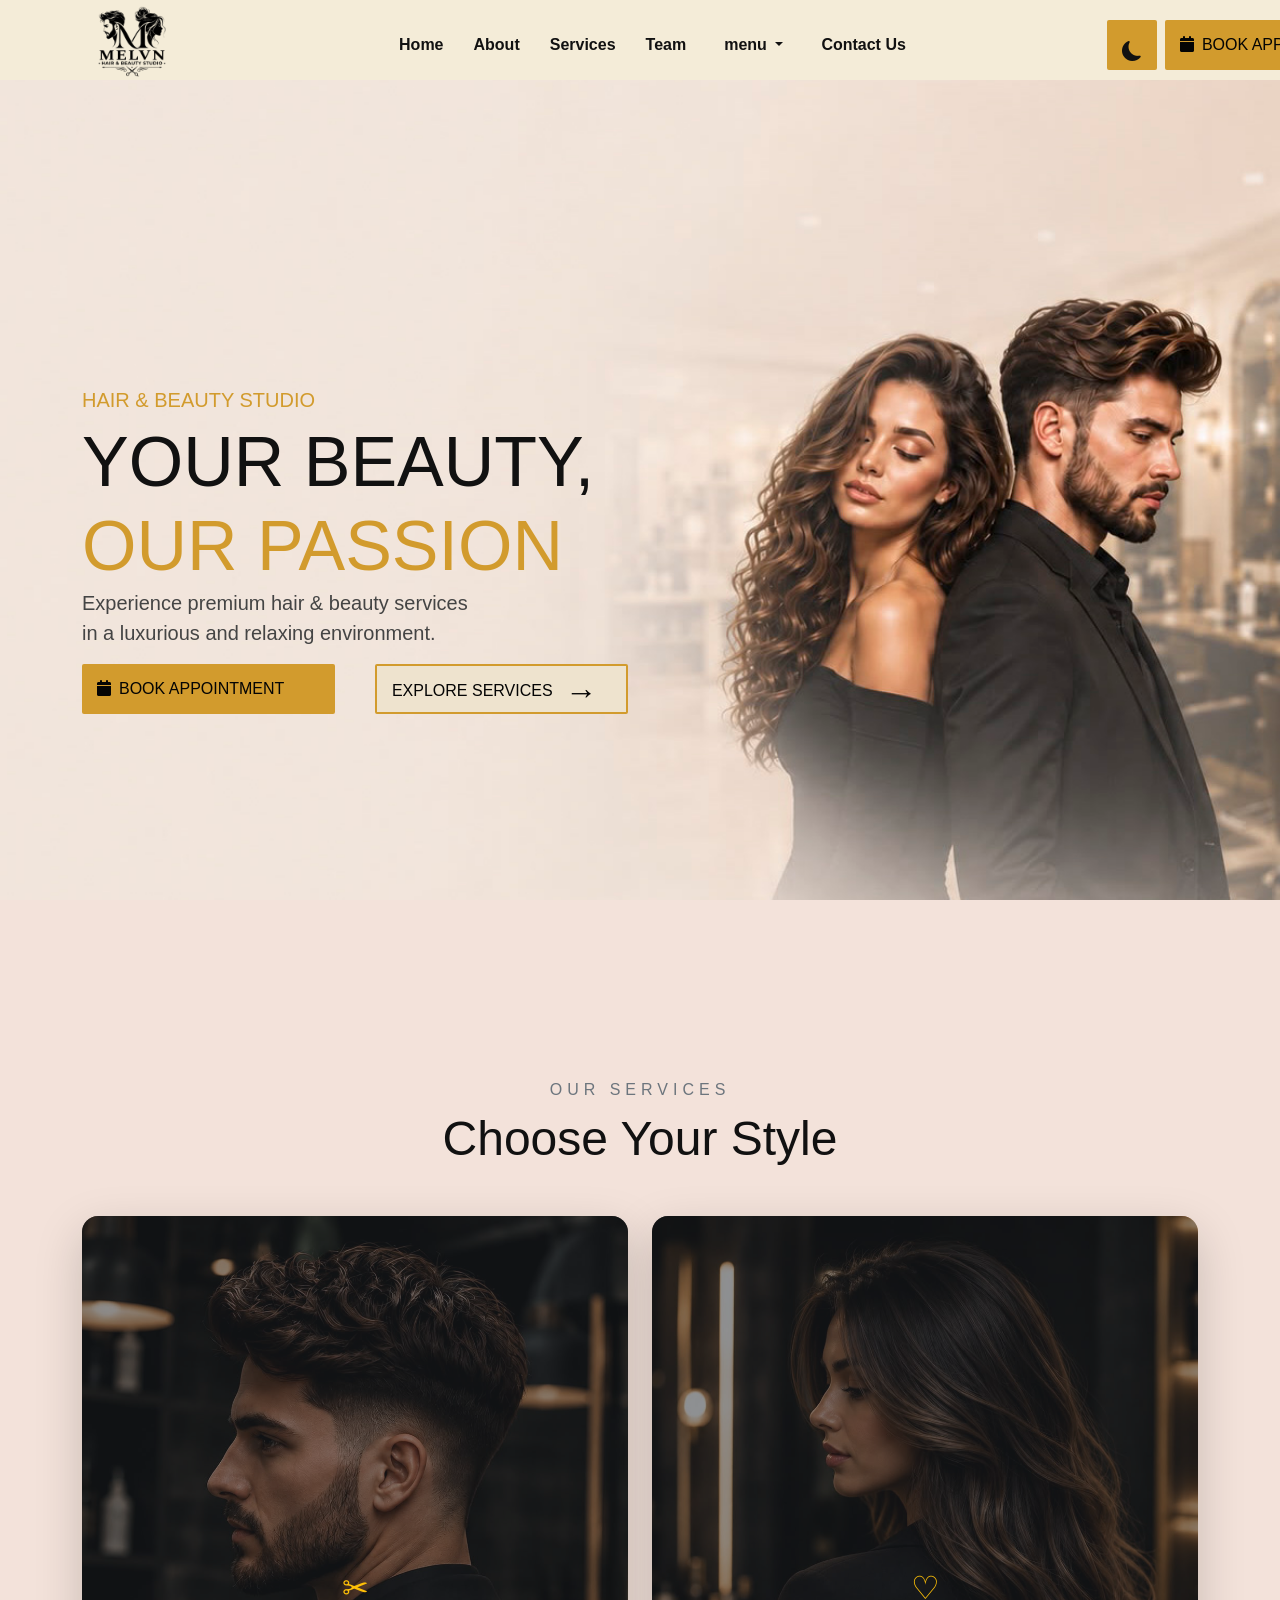
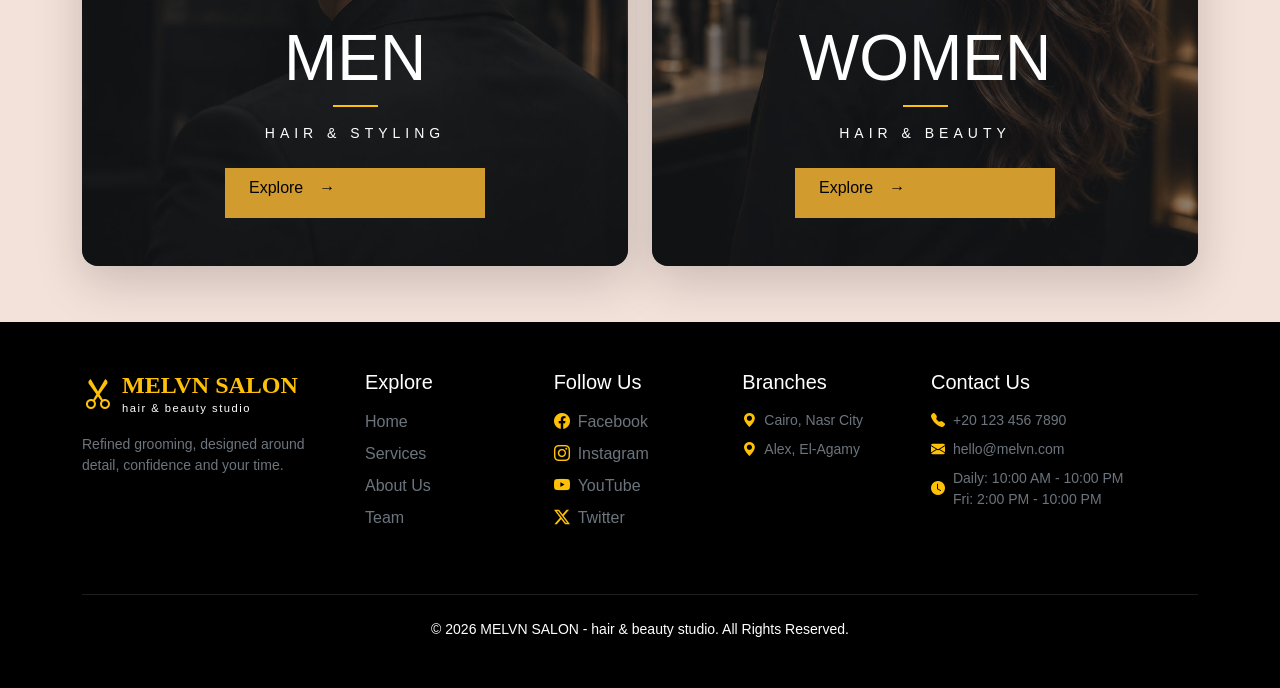
<file: index.html>
<!DOCTYPE html>
<html lang="en">

<head>
    <meta charset="UTF-8">
    <meta name="viewport" content="width=device-width, initial-scale=1.0">

    <title>MELVN SALON</title>
    <link href="https://cdn.jsdelivr.net/npm/bootstrap@5.3.8/dist/css/bootstrap.min.css" rel="stylesheet"
        integrity="sha384-sRIl4kxILFvY47J16cr9ZwB07vP4J8+LH7qKQnuqkuIAvNWLzeN8tE5YBujZqJLB" crossorigin="anonymous">
    <link rel="stylesheet" href="https://cdnjs.cloudflare.com/ajax/libs/font-awesome/6.5.2/css/all.min.css">
    <link rel="stylesheet" href="css/Home.css">
    <link rel="stylesheet" href="https://cdn.jsdelivr.net/npm/bootstrap-icons@1.11.3/font/bootstrap-icons.min.css">
    <link rel="stylesheet" href="css/dark-mod.css">
</head>

<body>

<!-- start navbar -->
    <nav class="navbar navbar-expand-lg ">
        <div class="container">
            <img src="./photo/logo.png" alt="Logo" width="170px" height="110px" class="image-Logo navbar-brand">
            <button class="navbar-toggler" type="button" data-bs-toggle="collapse"
                data-bs-target="#navbarSupportedContent" aria-controls="navbarSupportedContent" aria-expanded="false"
                aria-label="Toggle navigation">
                <span class="navbar-toggler-icon"></span>
            </button>
            <div class="center-nav collapse navbar-collapse" id="navbarSupportedContent">
                <ul class=" nav-links navbar-nav mx-auto mb-2 mb-lg-0">
                    <li class="nav-item">
                        <a href="./index.html">Home</a>
                    </li>
                    <li>
                        <a href="./About Us.html">About</a>
                    </li>
                    <li>
                        <a href="#services">Services</a>
                    </li>
                    <li>
                        <a href="./Teamv.html">Team</a>
                    </li>
                    <li class="nav-item dropdown">
                        <a class="nav-link dropdown-toggle" href="#" role="button" data-bs-toggle="dropdown"
                            aria-expanded="false">
                            menu
                        </a>
                        <ul class="dropdown-menu">
                            <li><a class="dropdown-item" href="./men.html">Men</a></li>
                            <li><a class="dropdown-item" href="./female.html">Women</a></li>
                        </ul>
                    </li>
                    <li>
                        <a href="./contact-us.html">Contact Us</a>
                    </li>
                </ul>

                <div class="right-nav text-center d-flex align-items-center gap-2">

                    <button id="themeButton" class="btn btn-outline-dark border-0" type="button"
                        aria-label="Toggle dark mode">

                        <i id="themeIcon" class="bi bi-moon-fill">
                        </i>

                    </button>

                    <a href="./book.html" class="btn">
                        <i class="fa-solid fa-calendar me-2"></i>
                        BOOK APPOINTMENT
                    </a>

                </div>
            </div>


        </div>
    </nav>
    <!-- end navbar -->


    <!-- start Home page -->
    <section id="hero" class="container py-5 my-2 hero min-vh-100">

        <div class="row align-items-center">

            <div class="col-12 col-md-8 col-lg-6">

                <div class="hero-left w-100">
                    <h6 id="hero-left-h" class="home2">HAIR & BEAUTY STUDIO</h6>
                    <h1 class="home1">YOUR BEAUTY,</h1>
                    <h1 class="home3">OUR PASSION</h1>
                    <p class="home4">Experience premium hair & beauty services </br> in a luxurious and relaxing
                        environment. </p>

                    <div class="btn-container">
                        <a href="./book.html" class="btn">
                            <i class="fa-solid fa-calendar me-2 "></i>
                            BOOK APPOINTMENT
                        </a>
                        <a href="./index.html#services" class="btn-service">
                            <i></i>
                            EXPLORE SERVICES <span class="arrow">&rarr;</span>
                        </a>
                    </div>
                </div>

            </div>
        </div>

    </section>
    <!--end Home page  -->

    <!-- start services -->
    <section id="services" class="d-flex align-items-center py-5 min-vh-100">
        <div class="container">
            <div class="text-center mb-5">

                <p class="text-uppercase text-secondary mb-2" style="letter-spacing: 5px;">
                    Our Services
                </p>

                <h1 class="display-5 fw-normal">
                    Choose Your Style
                </h1>

            </div>
            <div class="row g-4 justify-content-center">
                <div class="col-12 col-md-6">
                    <div class="position-relative overflow-hidden rounded-4 shadow-lg" style="
                            height: 650px;
                            background-image:
                            url('./photo/men.jpeg');
                            background-size: cover;
                            background-position: center;
                        ">
                        <div class="position-absolute top-0 start-0 w-100 h-100 bg-dark opacity-50">
                        </div>
                        <div class="position-absolute bottom-0 start-0 w-100 text-center text-white p-4 p-md-5">

                            <div class="fs-2 text-warning mb-2">
                                ✂
                            </div>

                            <h2 class="display-3 fw-normal">
                                MEN
                            </h2>

                            <div class="mx-auto bg-warning mb-3" style="width: 45px; height: 2px;">
                            </div>

                            <p class="text-uppercase small mb-4" style="letter-spacing: 5px;">
                                Hair & Styling
                            </p>

                            <a href="./men.html" class="btn btn-outline-warning px-4 py-2 rounded-0">
                                Explore
                                <span class="ms-3">→</span>
                            </a>

                        </div>

                    </div>

                </div>
                <div class="col-12 col-md-6">

                    <div class="position-relative overflow-hidden rounded-4 shadow-lg" style="
                            height: 650px;
                            background-image:
                            url('./photo/women.jpeg');
                            background-size: cover;
                            background-position: center;
                        ">
                        <div class="position-absolute top-0 start-0 w-100 h-100 bg-dark opacity-50">
                        </div>
                        <div class="position-absolute bottom-0 start-0 w-100 text-center text-white p-4 p-md-5">

                            <div class="fs-2 text-warning mb-2">
                                ♡
                            </div>

                            <h2 class="display-3 fw-normal">
                                WOMEN
                            </h2>

                            <div class="mx-auto bg-warning mb-3" style="width: 45px; height: 2px;">
                            </div>

                            <p class="text-uppercase small mb-4" style="letter-spacing: 5px;">
                                Hair & Beauty
                            </p>

                            <a href="./female.html" class="btn btn-outline-warning px-4 py-2 rounded-0">
                                Explore
                                <span class="ms-3">→</span>
                            </a>

                        </div>

                    </div>

                </div>

            </div>

        </div>

    </section>
    <!-- end services -->

    <!-- start footer -->
    <footer class="bg-black text-white py-5 mt-auto">
        <div class="container">
            <div class="row g-3">
                <div class="col-lg-3 col-md-6 mb-4">
                    <div class="d-flex align-items-center gap-2 mb-3">
                        <i class="bi bi-scissors text-warning fs-2 rotate-scissors"></i>
                        <div>
                            <h3 class="text-warning mb-0 fs-4 fw-bold" style="font-family: Times New Roman, serif;">
                                MELVN SALON</h3>
                            <span class=" small d-block" style="font-size: 0.7rem; letter-spacing: 1.5px;">hair & beauty
                                studio</span>
                        </div>
                    </div>
                    <p class="text-secondary small leading-relaxed pe-lg-2">
                        Refined grooming, designed around detail, confidence and your time.
                    </p>
                </div>

                <div class="col-lg-2 col-md-6 mb-4">
                    <h5 class="text-white mb-3 footer-heading">Explore</h5>
                    <ul class="list-unstyled">
                        <li class="mb-2"><a href="./index.html"
                                class="footer-link text-secondary text-decoration-none">Home</a></li>
                        <li class="mb-2"><a href="./index.html#services" class="footer-link text-secondary text-decoration-none">Services</a></li>
                        <li class="mb-2"><a href="./About Us.html" class="footer-link text-secondary text-decoration-none">About Us</a>
                        </li>
                        <li class="mb-2"><a href="./Teamv.html" class="footer-link text-secondary text-decoration-none">Team</a></li>
                    </ul>
                </div>

                <div class="col-lg-2 col-md-6 mb-4">
                    <h5 class="text-white mb-3 footer-heading">Follow Us</h5>
                    <ul class="list-unstyled">
                        <li class="mb-2">
                            <a href="#"
                                class="footer-link text-secondary text-decoration-none d-inline-flex align-items-center">
                                <i class="bi bi-facebook me-2 text-warning"></i> Facebook
                            </a>
                        </li>
                        <li class="mb-2">
                            <a href="#"
                                class="footer-link text-secondary text-decoration-none d-inline-flex align-items-center">
                                <i class="bi bi-instagram me-2 text-warning"></i> Instagram
                            </a>
                        </li>
                        <li class="mb-2">
                            <a href="#"
                                class="footer-link text-secondary text-decoration-none d-inline-flex align-items-center">
                                <i class="bi bi-youtube me-2 text-warning"></i> YouTube
                            </a>
                        </li>
                        <li class="mb-2">
                            <a href="#"
                                class="footer-link text-secondary text-decoration-none d-inline-flex align-items-center">
                                <i class="bi bi-twitter-x me-2 text-warning"></i> Twitter
                            </a>
                        </li>
                    </ul>
                </div>

                <div class="col-lg-2 col-md-6 mb-4">
                    <h5 class="text-white mb-3 footer-heading">Branches</h5>
                    <p class="text-secondary mb-2 small d-flex align-items-center">
                        <i class="bi bi-geo-alt-fill me-2 text-warning"></i> Cairo, Nasr City
                    </p>
                    <p class="text-secondary mb-2 small d-flex align-items-center">
                        <i class="bi bi-geo-alt-fill me-2 text-warning"></i> Alex, El-Agamy
                    </p>
                </div>

                <div class="col-lg-3 col-md-6 mb-4">
                    <h5 class="text-white mb-3 footer-heading">Contact Us</h5>
                    <ul class="list-unstyled text-secondary small">
                        <li class="mb-2 d-flex align-items-center">
                            <i class="bi bi-telephone-fill text-warning me-2"></i>
                            <span>+20 123 456 7890</span>
                        </li>
                        <li class="mb-2 d-flex align-items-center">
                            <i class="bi bi-envelope-fill text-warning me-2"></i>
                            <span>hello@melvn.com</span>
                        </li>
                        <li class="mb-2 d-flex align-items-center">
                            <i class="bi bi-clock-fill text-warning me-2"></i>
                            <span>Daily: 10:00 AM - 10:00 PM <br>Fri: 2:00 PM - 10:00 PM</span>
                        </li>
                    </ul>
                </div>

            </div>

            <hr class="border-secondary opacity-25 my-4">
            <div class="text-center  small">
                &copy; 2026 MELVN SALON - hair & beauty studio. All Rights Reserved.
            </div>
        </div>
    </footer>
    <!-- end footer -->

    <script src="https://cdn.jsdelivr.net/npm/bootstrap@5.3.8/dist/js/bootstrap.bundle.min.js"
        integrity="sha384-FKyoEForCGlyvwx9Hj09JcYn3nv7wiPVlz7YYwJrWVcXK/BmnVDxM+D2scQbITxI"
        crossorigin="anonymous"></script>
    <script src="./js/main.js"></script>

</body>

</html>
</file>
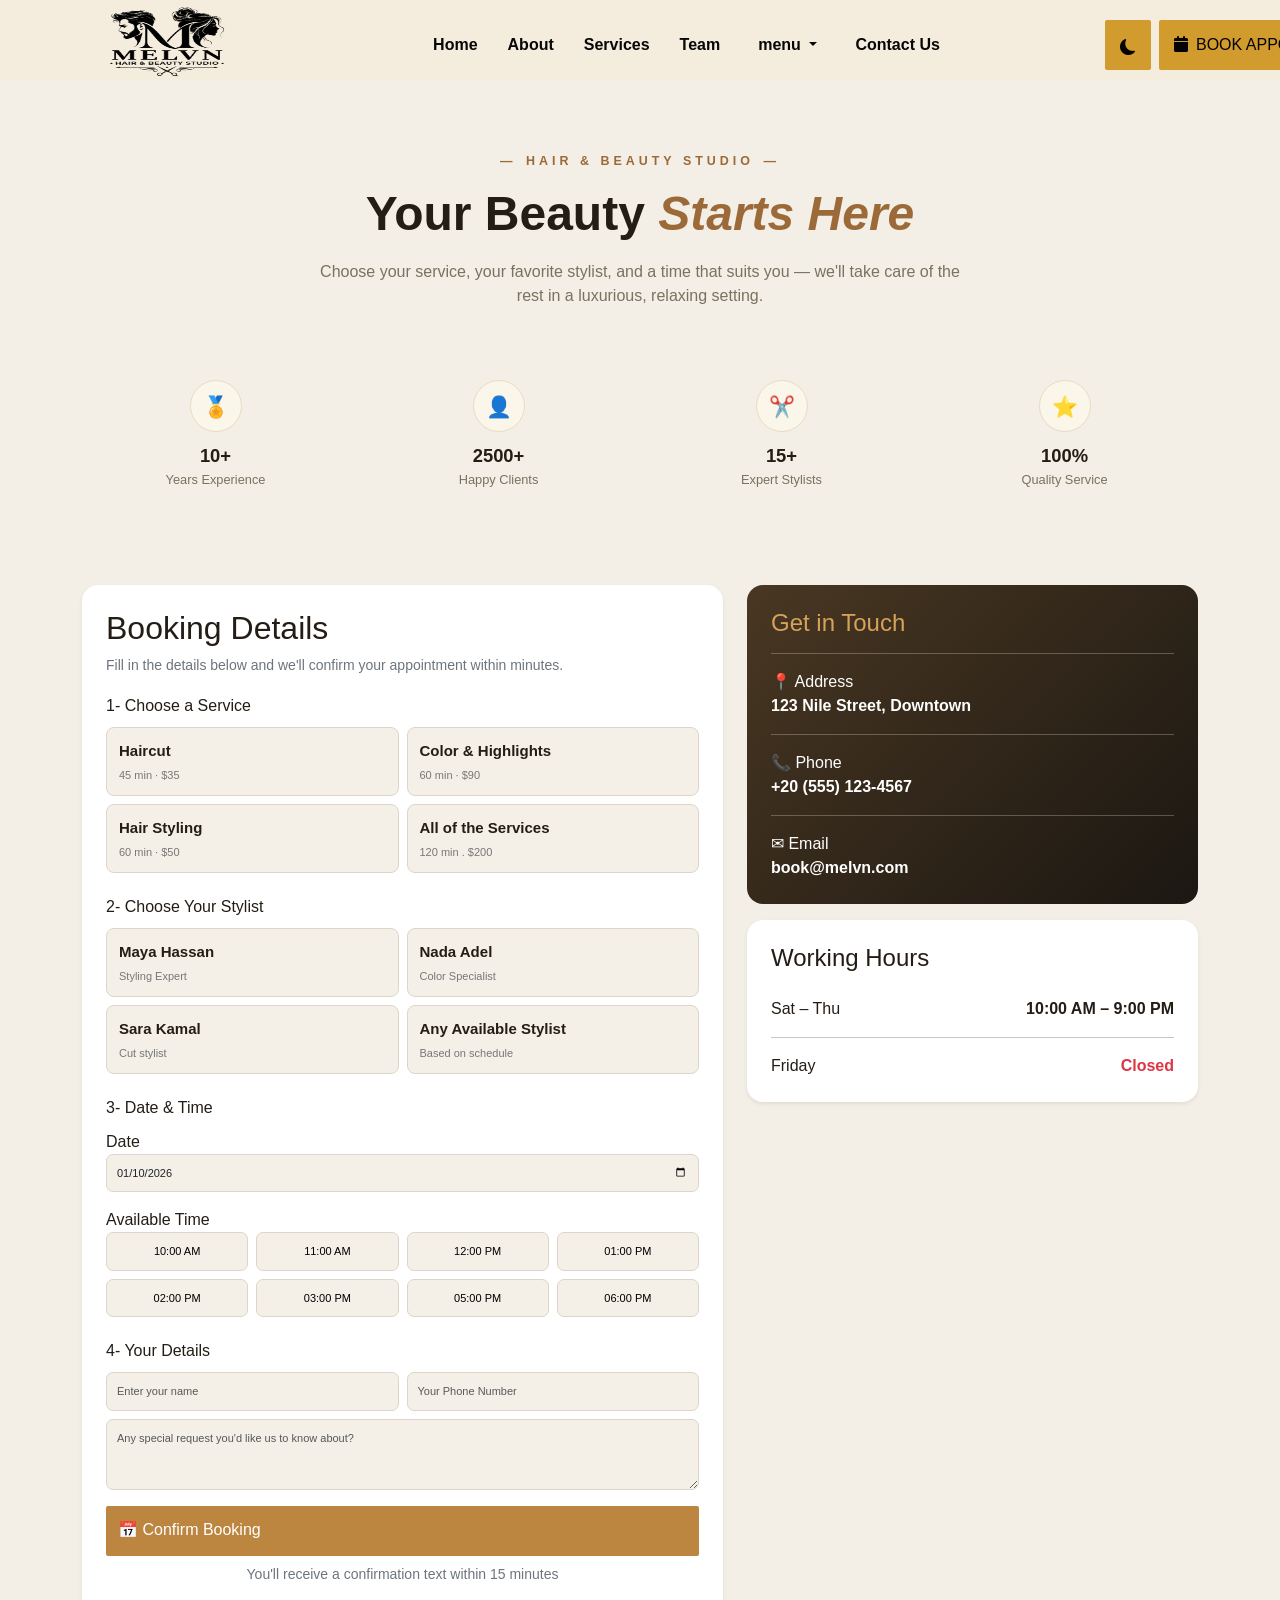
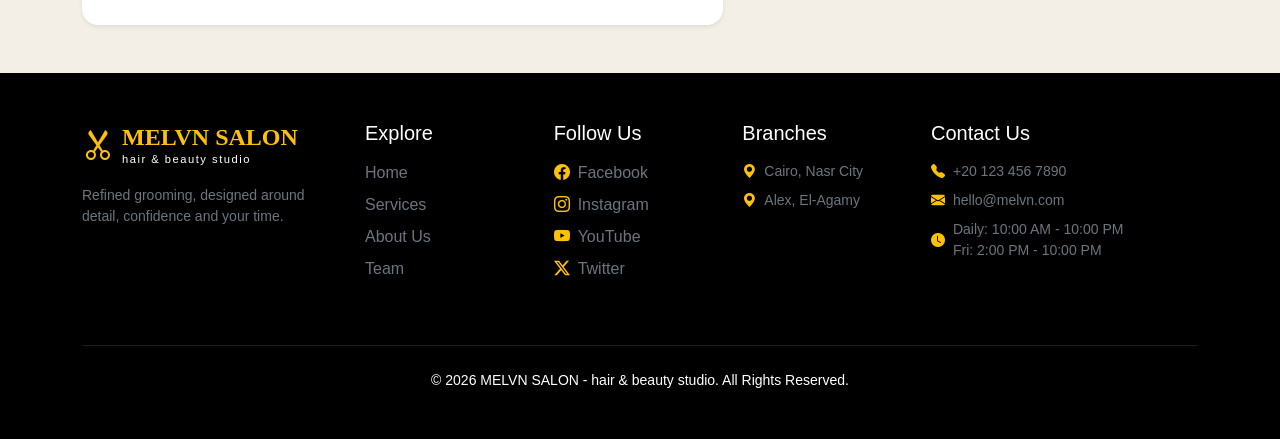
<file: book.html>
<!doctype html>
<html lang="en">
  <head>
    <meta charset="utf-8" />
    <meta name="viewport" content="width=device-width, initial-scale=1" />
    <title>Book Now</title>
    <link
      href="https://cdn.jsdelivr.net/npm/bootstrap@5.3.8/dist/css/bootstrap.min.css"
      rel="stylesheet"
      integrity="sha384-sRIl4kxILFvY47J16cr9ZwB07vP4J8+LH7qKQnuqkuIAvNWLzeN8tE5YBujZqJLB"
      crossorigin="anonymous"
    />
    <link
      rel="stylesheet"
      href="https://cdnjs.cloudflare.com/ajax/libs/font-awesome/6.5.2/css/all.min.css"
    />
    <link
      rel="stylesheet"
      href="https://cdn.jsdelivr.net/npm/bootstrap-icons@1.11.3/font/bootstrap-icons.min.css"
    />
    <link rel="stylesheet" href="./css/book.css" />
      <link rel="stylesheet" href="./css/dark-mod.css" />

  </head>

  <body>
    <!-- start navbar -->
    <nav class="navbar navbar-expand-lg">
      <div class="container">
        <img
          src="./photo/logo.png"
          alt="Logo"
          width="170px"
          height="110px"
          class="image-Logo navbar-brand"
        />
        <button
          class="navbar-toggler"
          type="button"
          data-bs-toggle="collapse"
          data-bs-target="#navbarSupportedContent"
          aria-controls="navbarSupportedContent"
          aria-expanded="false"
          aria-label="Toggle navigation"
        >
          <span class="navbar-toggler-icon"></span>
        </button>
        <div
          class="center-nav collapse navbar-collapse"
          id="navbarSupportedContent"
        >
          <ul class="nav-links navbar-nav mx-auto mb-2 mb-lg-0">
            <li class="nav-item">
              <a href="./index.html">Home</a>
            </li>
            <li>
              <a href="./About Us.html">About</a>
            </li>
            <li>
              <a href="./index.html #services">Services</a>
            </li>
            <li>
              <a href="./Teamv.html">Team</a>
            </li>
            <li class="nav-item dropdown">
              <a
                class="nav-link dropdown-toggle"
                href="#"
                role="button"
                data-bs-toggle="dropdown"
                aria-expanded="false"
              >
                menu
              </a>
              <ul class="dropdown-menu">
                <li><a class="dropdown-item" href="./men.html">Men</a></li>
                <li><a class="dropdown-item" href="./female.html">Women</a></li>
              </ul>
            </li>
            <li>
              <a href="./contact-us.html">Contact Us</a>
            </li>
          </ul>

          <div class="right-nav text-center d-flex align-items-center gap-2">
            <button
              id="themeButton"
              class="btn btn-outline-dark border-0"
              type="button"
              aria-label="Toggle dark mode"
            >
              <i id="themeIcon" class="bi bi-moon-fill"> </i>
            </button>

            <a href="./book.html" class="btn">
              <i class="fa-solid fa-calendar me-2"></i>
              BOOK APPOINTMENT
            </a>
          </div>
        </div>
      </div>
    </nav>
    <!-- end navbar -->
    <header class="hero container">
      <div class="eyebrow">HAIR &amp; BEAUTY STUDIO</div>
      <h1>Your Beauty <em>Starts Here</em></h1>
      <p class="lead">
        Choose your service, your favorite stylist, and a time that suits you —
        we'll take care of the rest in a luxurious, relaxing setting.
      </p>

      <div class="row justify-content-center mt-5 g-4">
        <div class="col-6 col-md-3">
          <div class="stat-icon">🏅</div>
          <div class="stat-num">10+</div>
          <div class="stat-label">Years Experience</div>
        </div>
        <div class="col-6 col-md-3">
          <div class="stat-icon">👤</div>
          <div class="stat-num">2500+</div>
          <div class="stat-label">Happy Clients</div>
        </div>
        <div class="col-6 col-md-3">
          <div class="stat-icon">✂️</div>
          <div class="stat-num">15+</div>
          <div class="stat-label">Expert Stylists</div>
        </div>
        <div class="col-6 col-md-3">
          <div class="stat-icon">⭐</div>
          <div class="stat-num">100%</div>
          <div class="stat-label">Quality Service</div>
        </div>
      </div>
    </header>
    <section class="py-5" style="background: -cream">
      <div class="container">
        <div class="row g-4">
          <!-- Booking Details -->
          <div class="col-lg-7">
            <div class="bg-white rounded-4 p-4 shadow-sm">
              <h2>Booking Details</h2>
              <p class="text-secondary small">
                Fill in the details below and we'll confirm your appointment
                within minutes.
              </p>

              <!-- Services -->
              <h6>1- Choose a Service</h6>
              <div class="row g-2 mb-4">
                <div class="col-6">
                  <div class="box">
                    <b>Haircut </b><small>45 min · $35</small>
                  </div>
                </div>
                <div class="col-6">
                  <div class="box">
                    <b>Color & Highlights</b><small>60 min · $90</small>
                  </div>
                </div>
                <div class="col-6">
                  <div class="box">
                    <b>Hair Styling</b><small>60 min · $50</small>
                  </div>
                </div>
                <div class="col-6">
                  <div class="box">
                    <b>All of the Services</b><small>120 min . $200</small>
                  </div>
                </div>
              </div>

              <!-- Stylist -->
              <h6>2- Choose Your Stylist</h6>
              <div class="row g-2 mb-4">
                <div class="col-6">
                  <div class="box">
                    <b>Maya Hassan</b><small>Styling Expert</small>
                  </div>
                </div>
                <div class="col-6">
                  <div class="box">
                    <b>Nada Adel</b><small>Color Specialist</small>
                  </div>
                </div>
                <div class="col-6">
                  <div class="box">
                    <b>Sara Kamal</b><small>Cut stylist</small>
                  </div>
                </div>
                <div class="col-6">
                  <div class="box">
                    <b>Any Available Stylist</b><small>Based on schedule</small>
                  </div>
                </div>
              </div>

              <!-- Date -->
              <h6>3- Date & Time</h6>
              <label>Date</label>
              <input type="date" class="form-control mb-3" value="2026-01-10" />

              <label>Available Time</label>
              <div class="row g-2 mb-4">
                <div class="col-3"><button class="time">10:00 AM</button></div>
                <div class="col-3"><button class="time">11:00 AM</button></div>
                <div class="col-3"><button class="time">12:00 PM</button></div>
                <div class="col-3"><button class="time">01:00 PM</button></div>
                <div class="col-3"><button class="time">02:00 PM</button></div>
                <div class="col-3"><button class="time">03:00 PM</button></div>
                <div class="col-3"><button class="time">05:00 PM</button></div>
                <div class="col-3"><button class="time">06:00 PM</button></div>
              </div>

              <!-- Details -->
              <h6>4- Your Details</h6>
              <div class="row g-2">
                <div class="col-6">
                  <input class="form-control" placeholder="Enter your name" />
                </div>
                <div class="col-6">
                  <input class="form-control" placeholder="Your Phone Number" />
                </div>
                <div class="col-12">
                  <textarea
                    class="form-control"
                    rows="3"
                    placeholder="Any special request you'd like us to know about?"
                  ></textarea>
                </div>
              </div>

              <button class="btn confirm w-100 mt-3">📅 Confirm Booking</button>

              <p class="text-center text-secondary small mt-2">
                You'll receive a confirmation text within 15 minutes
              </p>
            </div>
          </div>

          <!-- Right Side -->
          <div class="col-lg-5">
            <div class="contact text-white rounded-4 p-4 mb-3">
              <h4>Get in Touch</h4>
              <hr />
              📍 Address
              <br />
              <b>123 Nile Street, Downtown</b>
              <hr />
              📞 Phone
              <br />
              <b>+20 (555) 123-4567</b>
              <hr />
              ✉ Email
              <br />
              <b>book@melvn.com</b>
            </div>

            <div class="bg-white rounded-4 p-4 shadow-sm">
              <h4>Working Hours</h4>
              <div class="d-flex justify-content-between mt-4">
                <span>Sat – Thu</span>
                <b>10:00 AM – 9:00 PM</b>
              </div>
              <hr />
              <div class="d-flex justify-content-between">
                <span>Friday</span>
                <b class="text-danger">Closed</b>
              </div>
            </div>
          </div>
        </div>
      </div>
    </section>
    <!-- start footer -->
    <footer class="bg-black text-white py-5 mt-auto">
        <div class="container">
            <div class="row g-3">
                <div class="col-lg-3 col-md-6 mb-4">
                    <div class="d-flex align-items-center gap-2 mb-3">
                        <i class="bi bi-scissors text-warning fs-2 rotate-scissors"></i>
                        <div>
                            <h3 class="text-warning mb-0 fs-4 fw-bold" style="font-family: Times New Roman, serif;">
                                MELVN SALON</h3>
                            <span class=" small d-block" style="font-size: 0.7rem; letter-spacing: 1.5px;">hair & beauty
                                studio</span>
                        </div>
                    </div>
                    <p class="text-secondary small leading-relaxed pe-lg-2">
                        Refined grooming, designed around detail, confidence and your time.
                    </p>
                </div>

                <div class="col-lg-2 col-md-6 mb-4">
                    <h5 class="text-white mb-3 footer-heading">Explore</h5>
                    <ul class="list-unstyled">
                        <li class="mb-2"><a href="./index.html"
                                class="footer-link text-secondary text-decoration-none">Home</a></li>
                        <li class="mb-2"><a href="./index.html#services" class="footer-link text-secondary text-decoration-none">Services</a></li>
                        <li class="mb-2"><a href="./About Us.html" class="footer-link text-secondary text-decoration-none">About Us</a>
                        </li>
                        <li class="mb-2"><a href="./Teamv.html" class="footer-link text-secondary text-decoration-none">Team</a></li>
                    </ul>
                </div>

                <div class="col-lg-2 col-md-6 mb-4">
                    <h5 class="text-white mb-3 footer-heading">Follow Us</h5>
                    <ul class="list-unstyled">
                        <li class="mb-2">
                            <a href="#"
                                class="footer-link text-secondary text-decoration-none d-inline-flex align-items-center">
                                <i class="bi bi-facebook me-2 text-warning"></i> Facebook
                            </a>
                        </li>
                        <li class="mb-2">
                            <a href="#"
                                class="footer-link text-secondary text-decoration-none d-inline-flex align-items-center">
                                <i class="bi bi-instagram me-2 text-warning"></i> Instagram
                            </a>
                        </li>
                        <li class="mb-2">
                            <a href="#"
                                class="footer-link text-secondary text-decoration-none d-inline-flex align-items-center">
                                <i class="bi bi-youtube me-2 text-warning"></i> YouTube
                            </a>
                        </li>
                        <li class="mb-2">
                            <a href="#"
                                class="footer-link text-secondary text-decoration-none d-inline-flex align-items-center">
                                <i class="bi bi-twitter-x me-2 text-warning"></i> Twitter
                            </a>
                        </li>
                    </ul>
                </div>

                <div class="col-lg-2 col-md-6 mb-4">
                    <h5 class="text-white mb-3 footer-heading">Branches</h5>
                    <p class="text-secondary mb-2 small d-flex align-items-center">
                        <i class="bi bi-geo-alt-fill me-2 text-warning"></i> Cairo, Nasr City
                    </p>
                    <p class="text-secondary mb-2 small d-flex align-items-center">
                        <i class="bi bi-geo-alt-fill me-2 text-warning"></i> Alex, El-Agamy
                    </p>
                </div>

                <div class="col-lg-3 col-md-6 mb-4">
                    <h5 class="text-white mb-3 footer-heading">Contact Us</h5>
                    <ul class="list-unstyled text-secondary small">
                        <li class="mb-2 d-flex align-items-center">
                            <i class="bi bi-telephone-fill text-warning me-2"></i>
                            <span>+20 123 456 7890</span>
                        </li>
                        <li class="mb-2 d-flex align-items-center">
                            <i class="bi bi-envelope-fill text-warning me-2"></i>
                            <span>hello@melvn.com</span>
                        </li>
                        <li class="mb-2 d-flex align-items-center">
                            <i class="bi bi-clock-fill text-warning me-2"></i>
                            <span>Daily: 10:00 AM - 10:00 PM <br>Fri: 2:00 PM - 10:00 PM</span>
                        </li>
                    </ul>
                </div>

            </div>

            <hr class="border-secondary opacity-25 my-4">
            <div class="text-center  small">
                &copy; 2026 MELVN SALON - hair & beauty studio. All Rights Reserved.
            </div>
        </div>
    </footer>
    <!-- end footer -->
    <script
      src="https://cdn.jsdelivr.net/npm/bootstrap@5.3.8/dist/js/bootstrap.bundle.min.js"
      integrity="sha384-FKyoEForCGlyvwx9Hj09JcYn3nv7wiPVlz7YYwJrWVcXK/BmnVDxM+D2scQbITxI"
      crossorigin="anonymous"
    ></script>
     <script src="./js/main.js"></script>
  </body>
</html>
</file>
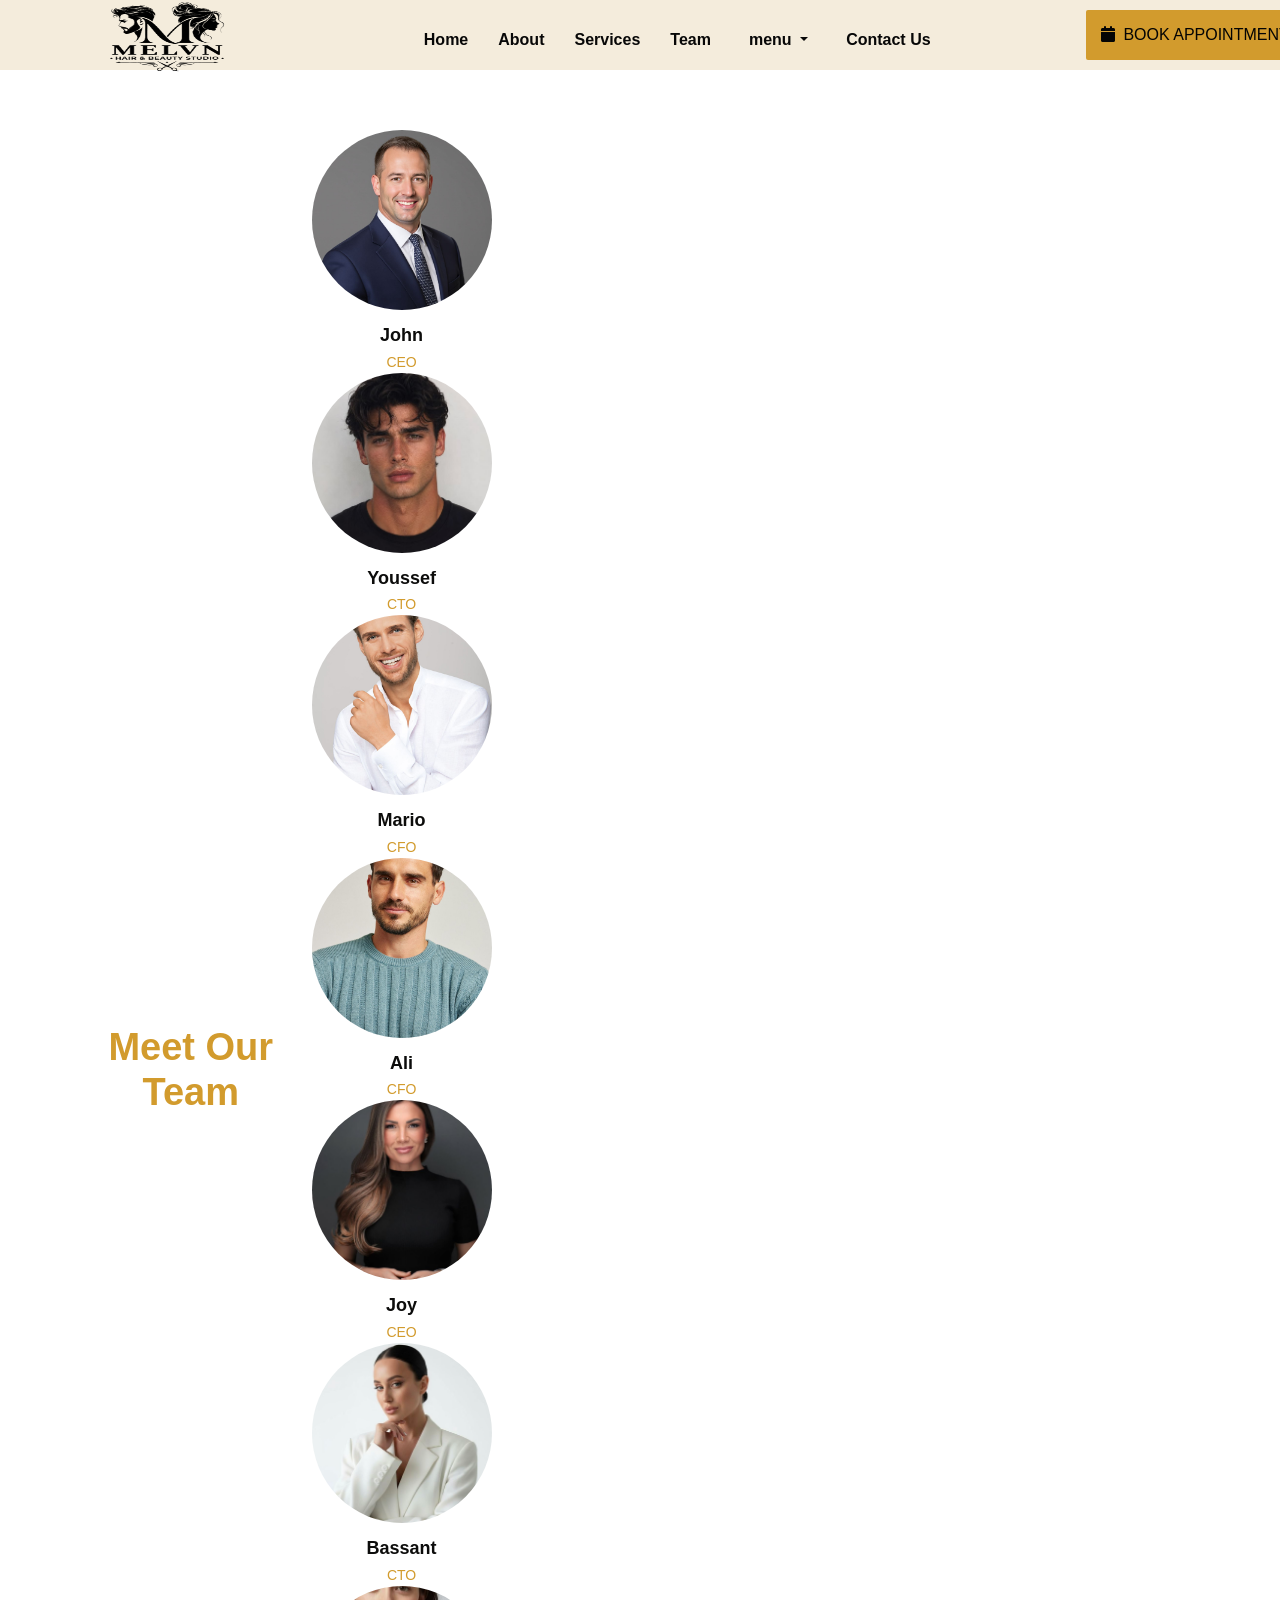
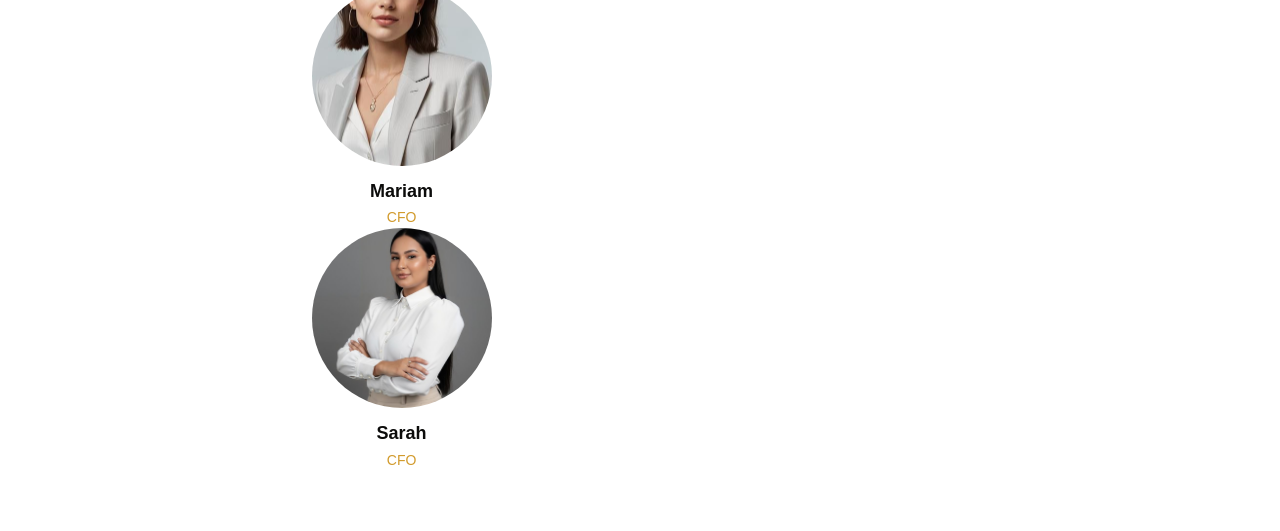
<file: out.html>
<!DOCTYPE html>
<html lang="en">
<head>
    <meta charset="UTF-8">
    <meta name="viewport" content="width=device-width, initial-scale=1.0">
    <title>Our Team </title>
    
    <link href="https://cdn.jsdelivr.net/npm/bootstrap@5.3.3/dist/css/bootstrap.min.css" rel="stylesheet">
    <link rel="stylesheet" href="https://cdnjs.cloudflare.com/ajax/libs/font-awesome/6.5.2/css/all.min.css">
    
    <link rel=" stylesheet" href="./css/teamv.css">

</head>
<body>

    <!-- start navbar -->

    <nav class="navbar navbar-expand-lg ">
        <div class="container">
            <img src="./photo/logo.png" alt="Logo" width="170px" height="110px" class="image-Logo navbar-brand">
            <button class="navbar-toggler" type="button" data-bs-toggle="collapse"
                data-bs-target="#navbarSupportedContent" aria-controls="navbarSupportedContent" aria-expanded="false"
                aria-label="Toggle navigation">
                <span class="navbar-toggler-icon"></span>
            </button>
            <div class="center-nav collapse navbar-collapse" id="navbarSupportedContent">
                <ul class=" nav-links navbar-nav mx-auto mb-2 mb-lg-0">
                    <li class="nav-item">
                        <a href="#Home">Home</a>
                    </li>
                    <li>
                        <a href="./About Us.html">About</a>
                    </li>
                    <li>
                        <a href="#services">Services</a>
                    </li>
                    <li>
                        <a href="./teamv.html">Team</a>
                    </li>
                    <li class="nav-item dropdown">
                        <a class="nav-link dropdown-toggle" href="#" role="button" data-bs-toggle="dropdown"
                            aria-expanded="false">
                            menu
                        </a>
                        <ul class="dropdown-menu">
                            <li><a class="dropdown-item" href="#">Men</a></li>
                            <li><a class="dropdown-item" href="./female.html">Women</a></li>
                        </ul>
                    </li>
                    <li>
                        <a href="#">Contact Us</a>
                    </li>
                </ul>
            </div>

            <div class="right-nav text-center">

                <a href="#" class="btn">
                    <i class="fa-solid fa-calendar me-2 "></i>
                    BOOK APPOINTMENT
                </a>
            </div>
        </div>
    </nav>
    <!-- end navbar -->

    <!-- start team section -->
<section class="team-section">

    <div class="container">
        <h2 class="section-title">Meet Our Team</h2>
        <!-- <div class="team-members"> -->
            <div class="container text-center">
  <div class="column align-items">

            <!-- card 1 -->
                             <!-- <div class="col-12 col-sm-6 col-md-3 mb-4"> -->
                             <!-- <div class="col-sm-12 col-md-3 mb-4"> -->

            <div class="team-member">
                <img src="./photo/manger-m.jpg" alt="Team Member 1" class="team-photo">
                <h3 class="team-name">John </h3>
                <p class="team-role">CEO</p>
            </div>

            <!-- card 2-->
            <div class="team-member">
                <img src="./photo/t 2.jpg" alt="Team Member 2" class="team-photo">
                <h3 class="team-name">Youssef</h3>
                <p class="team-role">CTO</p>
            </div>

            <!-- card 3 -->
            <div class="team-member">
                <img src="./photo/t 3.jpg" alt="Team Member 3" class="team-photo">
                <h3 class="team-name">Mario</h3>
                <p class="team-role">CFO</p>
            </div>
            
            <!-- card 4 -->
            <div class="team-member">
                <img src="./photo/t 4.jpg" alt="Team Member 4" class="team-photo">
                <h3 class="team-name">Ali</h3>
                <p class="team-role">CFO</p>
            </div>

            
            <!-- card 5 -->
            <div class="team-member">
                <img src="./photo/manger f.jpg" alt="Team Member 5" class="team-photo">
                <h3 class="team-name"> Joy</h3>
                <p class="team-role">CEO</p>
            </div>

            <!-- card 6 -->
            <div class="team-member">
                <img src="./photo/t 2 f.jpg" alt="Team Member 6" class="team-photo">
                <h3 class="team-name">Bassant</h3>
                <p class="team-role">CTO</p>
            </div>

            <!-- card 7 -->
            <div class="team-member">
                <img src="./photo/t 3 f.jpg" alt="Team Member 7" class="team-photo">
                <h3 class="team-name">Mariam</h3>
                <p class="team-role">CFO</p>
            </div>
            
            <!-- card 8 -->
            <div class="team-member">
                <img src="./photo/t 4 f.jpg" alt="Team Member 8" class="team-photo">
                <h3 class="team-name">Sarah</h3>
                <p class="team-role">CFO</p>
            </div>
        <!-- </div> -->
                              </div>
       </div>
       </div>
    </section> 
    <!-- End team section  -->
    
</body>
</html>
</file>
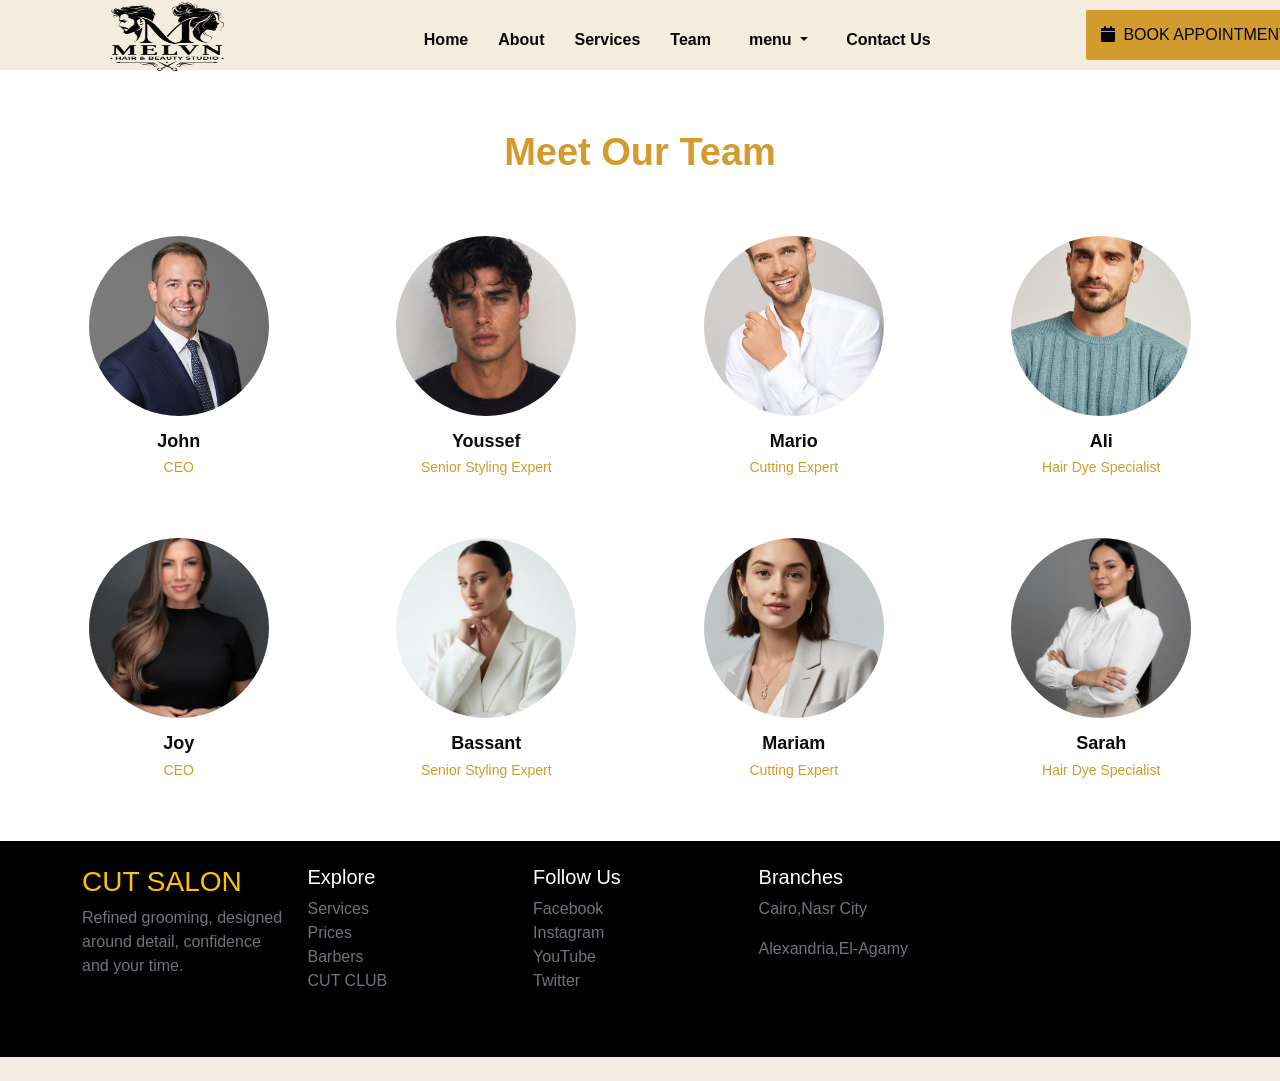
<file: teamv.html>
<!DOCTYPE html>
<html lang="en">
<head>
    <meta charset="UTF-8">
    <meta name="viewport" content="width=device-width, initial-scale=1.0">
    <title>Our Team </title>

    
    <link href="https://cdn.jsdelivr.net/npm/bootstrap@5.3.8/dist/css/bootstrap.min.css" rel="stylesheet"
        integrity="sha384-sRIl4kxILFvY47J16cr9ZwB07vP4J8+LH7qKQnuqkuIAvNWLzeN8tE5YBujZqJLB" crossorigin="anonymous">

    <link rel="stylesheet" href="https://cdnjs.cloudflare.com/ajax/libs/font-awesome/6.5.2/css/all.min.css">

    <link rel=" stylesheet" href="./css/teamv.css">

</head>
<body>

    <!-- start navbar -->

    <nav class="navbar navbar-expand-lg ">
        <div class="container">
            <img src="./photo/logo.png" alt="Logo" width="170px" height="110px" class="image-Logo navbar-brand">
            <button class="navbar-toggler" type="button" data-bs-toggle="collapse"
                data-bs-target="#navbarSupportedContent" aria-controls="navbarSupportedContent" aria-expanded="false"
                aria-label="Toggle navigation">
                <span class="navbar-toggler-icon"></span>
            </button>
            <div class="center-nav collapse navbar-collapse" id="navbarSupportedContent">
                <ul class=" nav-links navbar-nav mx-auto mb-2 mb-lg-0">
                    <li class="nav-item">
                        <a href="./index.html">Home</a>
                    </li>
                    <li>
                        <a href="./About Us.html">About</a>
                    </li>
                    <li>
                        <a href="#services">Services</a>
                    </li>
                    <li>
                        <a href="./teamv.html">Team</a>
                    </li>
                    <li class="nav-item dropdown">
                        <a class="nav-link dropdown-toggle" href="#" role="button" data-bs-toggle="dropdown"
                            aria-expanded="false">
                            menu
                        </a>
                        <ul class="dropdown-menu">
                            <li><a class="dropdown-item" href="#">Men</a></li>
                            <li><a class="dropdown-item" href="./female.html">Women</a></li>
                        </ul>
                    </li>
                    <li>
                        <a href="#">Contact Us</a>
                    </li>
                </ul>
            </div>

            <div class="right-nav text-center">

                <a href="#" class="btn">
                    <i class="fa-solid fa-calendar me-2 "></i>
                    BOOK APPOINTMENT
                </a>
            </div>
        </div>
    </nav>
    <!-- end navbar -->

    <!-- start team section -->

<section class="team-section">

    <div class="team-container">

        <h2 class="section-title">Meet Our Team</h2>

        <div class="team-grid">

            <div class="team-member">
                <img src="./photo/manger-m.jpg" alt="John" class="team-photo">
                <h3 class="team-name">John</h3>
                <p class="team-role">CEO</p>
            </div>

            <div class="team-member">
                <img src="./photo/t 2.jpg" alt="Youssef" class="team-photo">
                <h3 class="team-name">Youssef</h3>
                <p class="team-role">Senior Styling Expert</p>
            </div>

            <div class="team-member">
                <img src="./photo/t 3.jpg" alt="Mario" class="team-photo">
                <h3 class="team-name">Mario</h3>
                <p class="team-role">Cutting Expert</p>
            </div>

            <div class="team-member">
                <img src="./photo/t 4.jpg" alt="Ali" class="team-photo">
                <h3 class="team-name">Ali</h3>
                <p class="team-role">Hair Dye Specialist</p>
            </div>

            <div class="team-member">
                <img src="./photo/manger f.jpg" alt="Joy" class="team-photo">
                <h3 class="team-name">Joy</h3>
                <p class="team-role">CEO</p>
            </div>

            <div class="team-member">
                <img src="./photo/t 2 f.jpg" alt="Bassant" class="team-photo">
                <h3 class="team-name">Bassant</h3>
                <p class="team-role">Senior Styling Expert</p>
            </div>

            <div class="team-member">
                <img src="./photo/image.png" alt="Mariam" class="team-photo">
                <h3 class="team-name">Mariam</h3>
                <p class="team-role">Cutting Expert</p> 
            </div>

            <div class="team-member">
                <img src="./photo/t 4 f.jpg" alt="Sarah" class="team-photo">
                <h3 class="team-name">Sarah</h3>
                <p class="team-role">Hair Dye Specialist</p>
            </div>

        </div>

    </div>

</section>

 <!--start footer -->
    <footer class="bg-black text-white   my-4 p-4  mt-auto">
        <div class="container ">
            <div class="row">

                <div class=" col-md-3 mb-4">
                    <h3 class="text-warning">CUT SALON</h3>
                    <p class="text-secondary">
                        Refined grooming,
                        designed around detail,
                        confidence and your time.
                    </p>
                </div>
                <!-- updated footer -->
                <!-- Links -->
                <div class=" col-md-3 mb-4">
                    <h5>Explore</h5>
                    <ul class="list-unstyled">
                        <li>
                            <a href="#" class="footer-link text-secondary text-decoration-none">
                                Services
                            </a>
                        </li>
                        <li>
                            <a href="#" class="footer-link text-secondary text-decoration-none">
                                Prices
                            </a>
                        </li>
                        <li>
                            <a href="#" class="footer-link text-secondary text-decoration-none">
                                Barbers
                            </a>
                        </li>
                        <li>
                            <a href="#" class="footer-link text-secondary text-decoration-none">
                                CUT CLUB
                            </a>
                        </li>
                    </ul>
                </div>

                <!-- Social Media -->
                <div class="  col-md-3 mb-4">
                    <h5>Follow Us</h5>

                    <a href="#"
                        class="footer-link text-secondary text-decoration-none me-3 d-flex align-items-start flex-column">
                        Facebook
                    </a>

                    <a href="#"
                        class="footer-link text-secondary text-decoration-none me-3  d-flex align-items-start flex-column">
                        Instagram
                    </a>

                    <a href="#"
                        class="footer-link text-secondary text-decoration-none  d-flex align-items-start flex-column">
                        YouTube
                    </a>
                    <a href="#"
                        class="footer-link text-secondary text-decoration-none  d-flex align-items-start flex-column">
                        Twitter
                    </a>
                </div>
                <div class="footer-location text-decoration-none  col-md-3 mb-4">
                    <h5 class="text-white">Branches</h5>
                    <p class="text-secondary footer-location">Cairo,Nasr City</p>
                    <p class="text-secondary footer-location">Alexandria,El-Agamy</p>

                </div>

            </div>
        </div>
    </footer>
    <!--end footer  -->
    <script src="https://cdn.jsdelivr.net/npm/bootstrap@5.3.8/dist/js/bootstrap.bundle.min.js"
        integrity="sha384-FKyoEForCGlyvwx9Hj09JcYn3nv7wiPVlz7YYwJrWVcXK/BmnVDxM+D2scQbITxI"
        crossorigin="anonymous"></script>

</body>

</html>
</file>
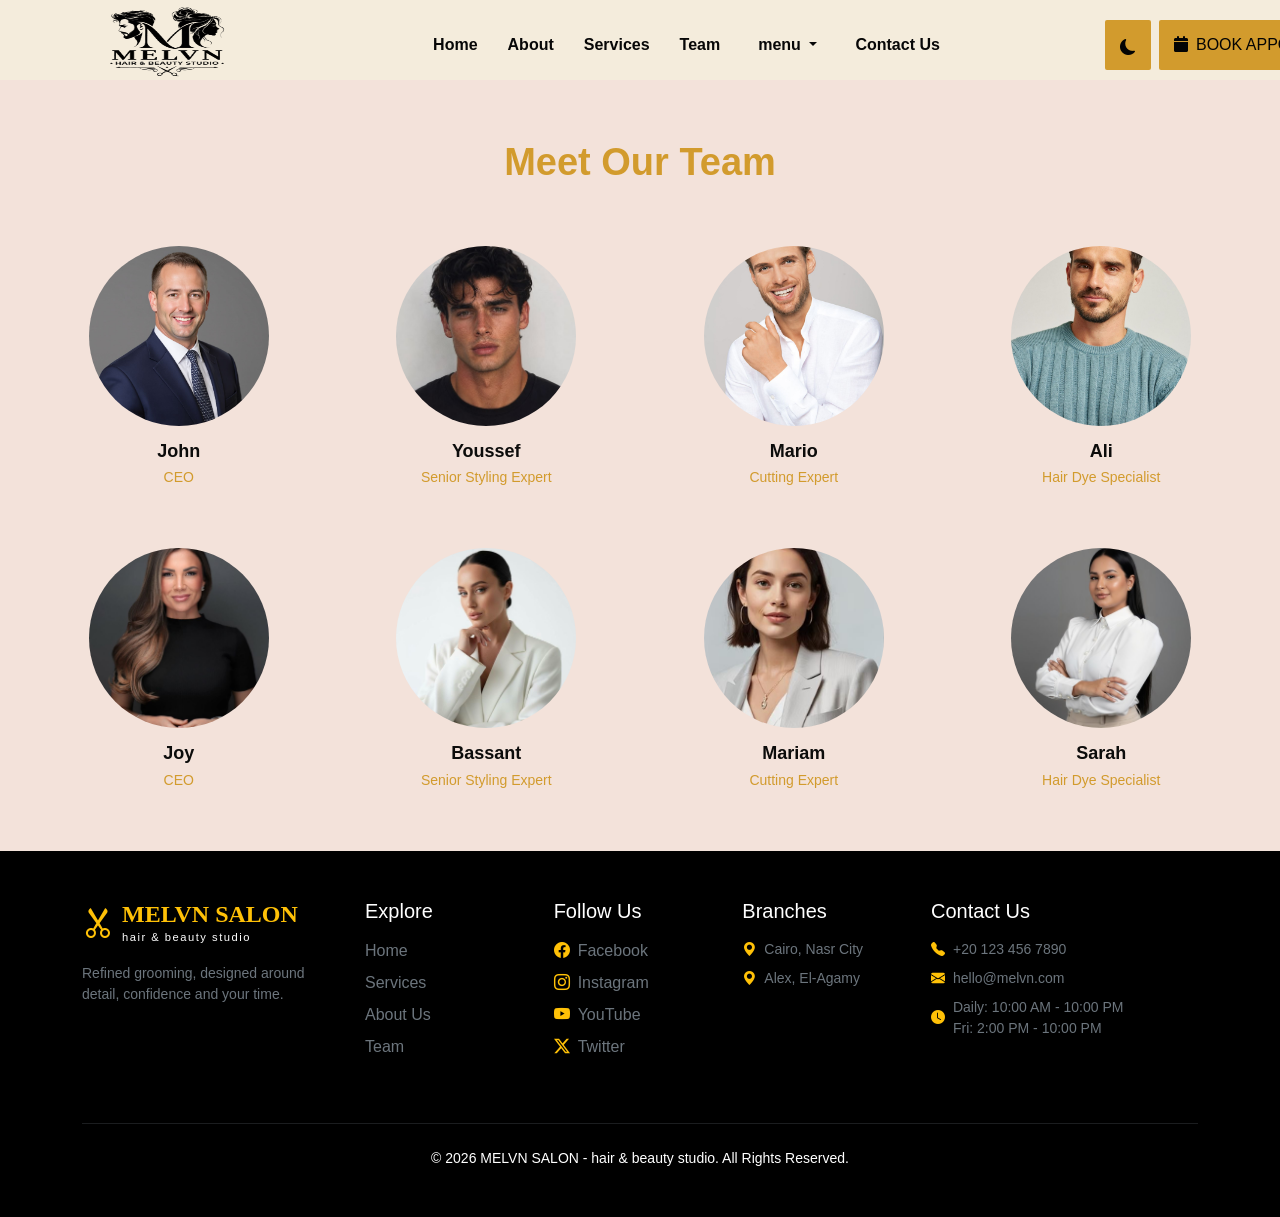
<file: Teamv.html>
<!doctype html>
<html lang="en">

<head>
  <meta charset="UTF-8" />
  <meta name="viewport" content="width=device-width, initial-scale=1.0" />
  <title>Our Team</title>

  <link href="https://cdn.jsdelivr.net/npm/bootstrap@5.3.8/dist/css/bootstrap.min.css" rel="stylesheet"
    integrity="sha384-sRIl4kxILFvY47J16cr9ZwB07vP4J8+LH7qKQnuqkuIAvNWLzeN8tE5YBujZqJLB" crossorigin="anonymous" />
  <link rel="stylesheet" href="https://cdnjs.cloudflare.com/ajax/libs/font-awesome/6.5.2/css/all.min.css" />
  <link rel="stylesheet" href="https://cdn.jsdelivr.net/npm/bootstrap-icons@1.11.3/font/bootstrap-icons.min.css" />
  <link rel=" stylesheet" href="./css/Teamv.css" />
  <link rel="stylesheet" href="./css/dark-mod.css" />

</head>

<body>
  <!-- start navbar -->
  <nav class="navbar navbar-expand-lg">
    <div class="container">
      <img src="./photo/logo.png" alt="Logo" width="170px" height="110px" class="image-Logo navbar-brand" />
      <button class="navbar-toggler" type="button" data-bs-toggle="collapse" data-bs-target="#navbarSupportedContent"
        aria-controls="navbarSupportedContent" aria-expanded="false" aria-label="Toggle navigation">
        <span class="navbar-toggler-icon"></span>
      </button>
      <div class="center-nav collapse navbar-collapse" id="navbarSupportedContent">
        <ul class="nav-links navbar-nav mx-auto mb-2 mb-lg-0">
          <li class="nav-item">
            <a href="./index.html">Home</a>
          </li>
          <li>
            <a href="./About Us.html">About</a>
          </li>
          <li>
            <a href="./index.html #services">Services</a>
          </li>
          <li>
            <a href="./Teamv.html">Team</a>
          </li>
          <li class="nav-item dropdown">
            <a class="nav-link dropdown-toggle" href="#" role="button" data-bs-toggle="dropdown" aria-expanded="false">
              menu
            </a>
            <ul class="dropdown-menu">
              <li><a class="dropdown-item" href="./men.html">Men</a></li>
              <li><a class="dropdown-item" href="./female.html">Women</a></li>
            </ul>
          </li>
          <li>
            <a href="./contact-us.html">Contact Us</a>
          </li>
        </ul>

        <div class="right-nav text-center d-flex align-items-center gap-2">
          <button id="themeButton" class="btn btn-outline-dark border-0" type="button" aria-label="Toggle dark mode">
            <i id="themeIcon" class="bi bi-moon-fill"> </i>
          </button>

          <a href="./book.html" class="btn">
            <i class="fa-solid fa-calendar me-2"></i>
            BOOK APPOINTMENT
          </a>
        </div>
      </div>
    </div>
  </nav>
  <!-- end navbar -->

  <!-- start team section -->

  <section class="team-section">
    <div class="team-container">
      <h2 class="section-title">Meet Our Team</h2>

      <div class="team-grid">
        <div class="team-member">
          <img src="./photo/manger-m.jpg" alt="John" class="team-photo" />
          <h3 class="team-name">John</h3>
          <p class="team-role">CEO</p>
        </div>

        <div class="team-member">
          <img src="./photo/t 2.jpg" alt="Youssef" class="team-photo" />
          <h3 class="team-name">Youssef</h3>
          <p class="team-role">Senior Styling Expert</p>
        </div>

        <div class="team-member">
          <img src="./photo/t 3.jpg" alt="Mario" class="team-photo" />
          <h3 class="team-name">Mario</h3>
          <p class="team-role">Cutting Expert</p>
        </div>

        <div class="team-member">
          <img src="./photo/t 4.jpg" alt="Ali" class="team-photo" />
          <h3 class="team-name">Ali</h3>
          <p class="team-role">Hair Dye Specialist</p>
        </div>

        <div class="team-member">
          <img src="./photo/manger f.jpg" alt="Joy" class="team-photo" />
          <h3 class="team-name">Joy</h3>
          <p class="team-role">CEO</p>
        </div>

        <div class="team-member">
          <img src="./photo/t 2 f.jpg" alt="Bassant" class="team-photo" />
          <h3 class="team-name">Bassant</h3>
          <p class="team-role">Senior Styling Expert</p>
        </div>

        <div class="team-member">
          <img src="./photo/image.png" alt="Mariam" class="team-photo" />
          <h3 class="team-name">Mariam</h3>
          <p class="team-role">Cutting Expert</p>
        </div>

        <div class="team-member">
          <img src="./photo/t 4 f.jpg" alt="Sarah" class="team-photo" />
          <h3 class="team-name">Sarah</h3>
          <p class="team-role">Hair Dye Specialist</p>
        </div>
      </div>
    </div>
  </section>

  <!-- start footer -->
  <footer class="bg-black text-white py-5 mt-auto">
    <div class="container">
      <div class="row g-3">
        <div class="col-lg-3 col-md-6 mb-4">
          <div class="d-flex align-items-center gap-2 mb-3">
            <i class="bi bi-scissors text-warning fs-2 rotate-scissors"></i>
            <div>
              <h3 class="text-warning mb-0 fs-4 fw-bold" style="font-family: Times New Roman, serif;">
                MELVN SALON</h3>
              <span class=" small d-block" style="font-size: 0.7rem; letter-spacing: 1.5px;">hair & beauty
                studio</span>
            </div>
          </div>
          <p class="text-secondary small leading-relaxed pe-lg-2">
            Refined grooming, designed around detail, confidence and your time.
          </p>
        </div>

        <div class="col-lg-2 col-md-6 mb-4">
          <h5 class="text-white mb-3 footer-heading">Explore</h5>
          <ul class="list-unstyled">
            <li class="mb-2"><a href="./index.html" class="footer-link text-secondary text-decoration-none">Home</a>
            </li>
            <li class="mb-2"><a href="./index.html#services" class="footer-link text-secondary text-decoration-none">Services</a>
            </li>
            <li class="mb-2"><a href="./About Us.html" class="footer-link text-secondary text-decoration-none">About
                Us</a>
            </li>
            <li class="mb-2"><a href="./Teamv.html" class="footer-link text-secondary text-decoration-none">Team</a>
            </li>
          </ul>
        </div>

        <div class="col-lg-2 col-md-6 mb-4">
          <h5 class="text-white mb-3 footer-heading">Follow Us</h5>
          <ul class="list-unstyled">
            <li class="mb-2">
              <a href="#" class="footer-link text-secondary text-decoration-none d-inline-flex align-items-center">
                <i class="bi bi-facebook me-2 text-warning"></i> Facebook
              </a>
            </li>
            <li class="mb-2">
              <a href="#" class="footer-link text-secondary text-decoration-none d-inline-flex align-items-center">
                <i class="bi bi-instagram me-2 text-warning"></i> Instagram
              </a>
            </li>
            <li class="mb-2">
              <a href="#" class="footer-link text-secondary text-decoration-none d-inline-flex align-items-center">
                <i class="bi bi-youtube me-2 text-warning"></i> YouTube
              </a>
            </li>
            <li class="mb-2">
              <a href="#" class="footer-link text-secondary text-decoration-none d-inline-flex align-items-center">
                <i class="bi bi-twitter-x me-2 text-warning"></i> Twitter
              </a>
            </li>
          </ul>
        </div>

        <div class="col-lg-2 col-md-6 mb-4">
          <h5 class="text-white mb-3 footer-heading">Branches</h5>
          <p class="text-secondary mb-2 small d-flex align-items-center">
            <i class="bi bi-geo-alt-fill me-2 text-warning"></i> Cairo, Nasr City
          </p>
          <p class="text-secondary mb-2 small d-flex align-items-center">
            <i class="bi bi-geo-alt-fill me-2 text-warning"></i> Alex, El-Agamy
          </p>
        </div>

        <div class="col-lg-3 col-md-6 mb-4">
          <h5 class="text-white mb-3 footer-heading">Contact Us</h5>
          <ul class="list-unstyled text-secondary small">
            <li class="mb-2 d-flex align-items-center">
              <i class="bi bi-telephone-fill text-warning me-2"></i>
              <span>+20 123 456 7890</span>
            </li>
            <li class="mb-2 d-flex align-items-center">
              <i class="bi bi-envelope-fill text-warning me-2"></i>
              <span>hello@melvn.com</span>
            </li>
            <li class="mb-2 d-flex align-items-center">
              <i class="bi bi-clock-fill text-warning me-2"></i>
              <span>Daily: 10:00 AM - 10:00 PM <br>Fri: 2:00 PM - 10:00 PM</span>
            </li>
          </ul>
        </div>

      </div>

      <hr class="border-secondary opacity-25 my-4">
      <div class="text-center  small">
        &copy; 2026 MELVN SALON - hair & beauty studio. All Rights Reserved.
      </div>
    </div>
  </footer>
  <!-- end footer -->
  <script src="https://cdn.jsdelivr.net/npm/bootstrap@5.3.8/dist/js/bootstrap.bundle.min.js"
    integrity="sha384-FKyoEForCGlyvwx9Hj09JcYn3nv7wiPVlz7YYwJrWVcXK/BmnVDxM+D2scQbITxI"
    crossorigin="anonymous"></script>
  <script src="./js/main.js"></script>
</body>

</html>
</file>
<file: css/Home.css>
* {
  margin: 0;
  padding: 0;
  box-sizing: border-box;
}
:root {
  --bg-color: #f3e2da;
  --navbar-color: #f4ecd8;
  --text-color: #111111;
  --paragraph-color: #444444;
  --gold-color: #d29b2d;
  --button-bg: #d29b2d;
  --button-text: #040404;
}

[data-bs-theme="dark"] {
  --bg-color: #121212;
  --navbar-color: #1c1c1c;
  --text-color: #f4efe4;
  --paragraph-color: #cfcfcf;
  --gold-color: #d29b2d;
  --button-bg: #d29b2d;
  --button-text: #111111;
}

html {
  scroll-behavior: smooth;
}

body {
  font-family: Arial, sans-serif;
  color: var(--text-color);
  background-color: var(--bg-color);
  background-image: url(../photo/bg.jpeg);
  background-size: cover;
  background-position: center;
  background-repeat: no-repeat;
  height: 100vh;
  
}

/* ------- START NAVBAR ------- */

.navbar {
  min-height: 80px;
  background-color: var(--navbar-color);
  position: sticky;
  top: 0;
  z-index: 1000;
  height: 80px;
}

.center-nav {
  padding-top: 10px;
}

.nav-links {
  align-items: center;
  gap: 30px;
}

.nav-links li a {
    color: var(--text-color);
  text-decoration: none;
  font-size: 16px;
  font-weight: bold;
  transition: 0.3s;
}

.nav-links li a:hover {
    color: var(--gold-color);
}

.right-nav {
  width: 10%;
  display: flex;
  justify-content: space-between;
  align-items: center;
}

.btn {
  padding: 13px 15px;
  display: inline-flex;
  background-color: #d29b2d;
  color: #040404;
  text-decoration: none;
  border-style: none;
  border-radius: 2px;
  width: 260px;
  height: 50px;
  white-space: nowrap;
  transition: 0.3s;
}

.btn i {
  padding-top: 3px;
}

.btn:hover {
  background-color: #dec083;
}
.dropdown-menu {
    background-color: var(--navbar-color);
}

.dropdown-item {
    color: var(--text-color);
}

.dropdown-item:hover {
    background-color: #333;
    color: var(--gold-color);
}
/* ------- END NAVBAR ------- */

/* -------- Start HOME PAGE -------- */
.hero-left {
    display: flex;
    flex-direction: column;
    justify-content: center;

    min-height: calc(100vh - 70px);

    text-align: left;
}
.home2 {
  color: #d29b2d;
  font-size: 20px;
}

.home1 {
  margin: 0;
  color: var(--text-color);
  margin: 0;
  font-size: 70px;
}

.home3 {
  margin: 0;
  color: var(--gold-color);
  margin: 0;
  font-size: 70px;
}

.home4 {
  color: var(--paragraph-color);
  font-size: 20px;
}

.btn-container {
  display: flex;
  flex-direction: row;
  gap: 40px;
}

.btn-service {
  padding: 13px 15px;
  display: inline-flex;
  background-color: #eee3ce;
  text-align: center;
  color: #040404;
  text-decoration: none;
  border-style: none;
  border-radius: 2px;
  width: 260px;
  height: 50px;
  white-space: nowrap;
  transition: 0.3s;
  border: 2px solid #d29b2d;
}

.btn-service:hover {
  background-color: #dec083;
}

.arrow {
  display: inline-flex;
  transform: scale(2);
  transform-origin: center;
  margin-left: 20px;
}

/* -------- END HOME PAGE -------- */

/*start services */
/* 
.services {
    padding: 80px 20px;
    text-align: center;
    background-color: rgba(0, 0, 0, 0.3);
}

.services h2 {
    margin-bottom: 10px;
}

.services>p {
    color: #ddd;
    line-height: 1.5;
}

.services-grid {
    max-width: 1100px;
    margin: 40px auto 0;

    display: flex;
    justify-content: center;
    flex-wrap: wrap;

    gap: 25px;
}

.service-card {
    width: 250px;
    min-height: 180px;

    padding: 30px 20px;

    background-color: rgba(255, 255, 255, 0.08);

    border: 1px solid rgba(210, 155, 45, 0.4);
    border-radius: 8px;

    transition: 0.3s;
}

.service-card:hover {
    transform: translateY(-5px);
    background-color: rgba(210, 155, 45, 0.15);
}

.service-card h3.title {
    color: #d29b2d;
    font-weight: bold;
    font-size: 20px;
    margin-bottom: 10px;
}

.service-card p {
    font-size: 15px;
    line-height: 1.6;
    color: #ddd;
}
 */
/* end services */
/* ------- START FOOTER ------- */
.footer {
  background-color: black;
  padding: 20px 0px;
  margin-top: auto;
  border: radius 30px;
}

.footer-link {
  text-decoration: none;
}

.footer-link:hover {
  color: rgb(223, 223, 75) !important;
}

.footer-location {
  text-decoration: none;
}

.footer-location:hover {
  color: rgb(223, 223, 75) !important;
}

/* ------- END FOOTER ------- */
@media (max-width: 900px) {
  .navbar {
    padding: 10px 3%;
  }

  .left-nav img {
    width: 80px;
  }

  .nav-links {
    gap: 15px;
  }

  .nav-links li a {
    font-size: 14px;
  }

  .signup-btn {
    padding: 10px 15px;
  }
}

@media (max-width: 600px) {
  .navbar {
    flex-direction: column;
    gap: 15px;
    padding: 15px 20px;
  }

  .left-nav img {
    width: 90px;
  }

  .center-nav {
    width: 100%;
  }

  .nav-links {
    width: 100%;
    display: flex;
    flex-wrap: wrap;
    justify-content: center;
    gap: 12px 20px;
  }

  .nav-links li a {
    font-size: 14px;
  }

  .right-nav {
    width: 100%;
    justify-content: center;
  }

  .signup-btn {
    width: 120px;
    text-align: center;
  }

  .home {
    padding: 40px 15px;
  }

  .photo img {
    width: 250px;
  }

  h1 {
    font-size: 28px;
  }

  h2 {
    font-size: 21px;
  }

  h3 {
    font-size: 17px;
  }

  .description {
    font-size: 16px;
  }

  .buttons {
    width: 100%;
    flex-direction: column;
    align-items: center;
  }

  .button {
    width: 90%;
    max-width: 300px;
    padding: 12px 18px;
    text-align: center;
  }

  .services {
    padding: 60px 15px;
  }

  .service-card {
    width: 100%;
    max-width: 320px;
  }
}

/* dark mode  */
[data-bs-theme="dark"] body {
    background-image:
        linear-gradient(
            rgba(0, 0, 0, 0.65),
            rgba(0, 0, 0, 0.65)
        ),
        url(../photo/bg.jpeg);
}

#themeButton {
    color: var(--text-color);
    font-size: 20px;
}

#themeButton:hover {
    color: var(--gold-color);
}
</file>
<file: css/dark-mod.css>
/* =========================
   DARK MODE VARIABLES
========================= */

:root {
    --dm-bg: #f3e2da;
    --dm-navbar: #f4ecdc;
    --dm-text: #111111;
    --dm-paragraph: #444444;
    --dm-card: #ffffff;
    --dm-border: #dddddd;
}

[data-bs-theme="dark"] {
    --dm-bg: #121212;
    --dm-navbar: #1c1c1c;
    --dm-text: #f4efe4;
    --dm-paragraph: #cfcfcf;
    --dm-card: #1e1e1e;
    --dm-border: #333333;
}


/* =========================
   GENERAL
========================= */

[data-bs-theme="dark"] body {
    background-color: var(--dm-bg);
    color: var(--dm-text);
}


/* =========================
   NAVBAR
========================= */

[data-bs-theme="dark"] .navbar {
    background-color: var(--dm-navbar);
}

[data-bs-theme="dark"] .nav-links li a {
    color: var(--dm-text);
}


/* =========================
   TEXT
========================= */

[data-bs-theme="dark"] p {
    color: var(--dm-paragraph);
}

[data-bs-theme="dark"] h1,
[data-bs-theme="dark"] h2,
[data-bs-theme="dark"] h3,
[data-bs-theme="dark"] h4,
[data-bs-theme="dark"] h5,
[data-bs-theme="dark"] h6 {
    color: var(--dm-text);
}


/* =========================
   CARDS
========================= */

[data-bs-theme="dark"] .card {
    background-color: var(--dm-card);
    color: var(--dm-text);
    border-color: var(--dm-border);
}


/* =========================
   FORMS
========================= */

[data-bs-theme="dark"] input,
[data-bs-theme="dark"] textarea,
[data-bs-theme="dark"] select {
    background-color: #1e1e1e;
    color: #f4efe4;
    border-color: #444;
}

[data-bs-theme="dark"] input::placeholder,
[data-bs-theme="dark"] textarea::placeholder {
    color: #aaa;
}


/* =========================
   BOOTSTRAP DARK TEXT
========================= */

[data-bs-theme="dark"] .text-dark {
    color: #f4efe4 !important;
}


/* =========================
   BUTTONS
========================= */

[data-bs-theme="dark"] .btn-outline-dark {
    color: #f4efe4;
    border-color: #f4efe4;
}

[data-bs-theme="dark"] .btn-outline-dark:hover {
    background-color: #f4efe4;
    color: #121212;
}

/* =========================
   DARK MODE FIX
========================= */

/* Common */
[data-bs-theme="dark"] .text-secondary {
    color: #cfcfcf !important;
}

[data-bs-theme="dark"] .bg-white {
    background-color: #1e1e1e !important;
    color: #f4efe4 !important;
}


/* =========================
   ABOUT US
========================= */

[data-bs-theme="dark"] .about-hero,
[data-bs-theme="dark"] .philosophy,
[data-bs-theme="dark"] .vision {
    background-color: #121212 !important;
}

[data-bs-theme="dark"] .hero-content h1,
[data-bs-theme="dark"] .philosophy h2,
[data-bs-theme="dark"] .vision h2,
[data-bs-theme="dark"] .feature h3 {
    color: #f4efe4 !important;
}

[data-bs-theme="dark"] .hero-content p,
[data-bs-theme="dark"] .philosophy p,
[data-bs-theme="dark"] .vision p {
    color: #cfcfcf !important;
}


/* =========================
   CONTACT
========================= */

[data-bs-theme="dark"] .contact-section {
    background-color: #121212 !important;
}

[data-bs-theme="dark"] .contact-section h4,
[data-bs-theme="dark"] .contact-section p,
[data-bs-theme="dark"] .contact-section span {
    color: #cfcfcf !important;
}

[data-bs-theme="dark"] .social-links a {
    color: #f4efe4 !important;
}


/* =========================
   BOOKING
========================= */

[data-bs-theme="dark"] .box,
[data-bs-theme="dark"] .time {
    background-color: #252525 !important;
    border-color: #444 !important;
    color: #f4efe4 !important;
}

[data-bs-theme="dark"] .box.active {
    background-color: #302820 !important;
    border-color: #bd8640 !important;
}

[data-bs-theme="dark"] .stat-icon {
    background-color: #252525 !important;
    border-color: #444 !important;
}
</file>
<file: css/book.css>
:root {
  --cream: #f3efe6;
  --cream-2: #eee8db;
  --gold: #b8814a;
  --gold-dark: #9c6a38;
  --ink: #241d16;
  --brown-panel: #231a12;
  --muted: #7a715f;
  --card: #f7f4ec;
}

body {
  background: var(--cream);
  color: var(--ink);
  font-family: "Poppins", sans-serif;
  font-weight: 400;
}
/* ------- START NAVBAR ------- */

.navbar {
    width: 100%;
    height: 80px;
    display: flex;
    align-items: center;
    justify-content: space-between;
    padding: 10px 5px;
    background-color: #f4ecdc;
    position: sticky;
    top: 0;
    z-index: 1000;
}

.nav-container {
    display: flex;

    justify-content: space-between;
    align-items: center;
    width: 100%;

}

.center-nav {
    width: 60%;
    display: flex;
    justify-content: space-between;
    padding-top: 10px;
}

.nav-links {
    display: flex;
    align-items: center;
    gap: 30px;
    list-style: none;
}

.nav-links li a {
    color: rgb(7, 7, 7);
    text-decoration: none;
    font-size: 16px;
    font-weight: bold;
    transition: 0.3s;
}

.nav-links li a:hover {
    color: #d29b2d;
}

.right-nav {
    width: 10%;
    display: flex;
    justify-content: space-between;
    align-items: center;
}

.btn {
    padding: 13px 15px;
    display: inline-flex;
    background-color: #d29b2d;
    color: #040404;
    text-decoration: none;
    border-style: none;
    border-radius: 2px;
    width: 260px;
    height: 50px;
    white-space: nowrap;
    transition: 0.3s;
}

.btn i {
    padding-top: 3px;
}

.btn:hover {
    background-color: #dec083;
}
/* ------- END NAVBAR ------- */

/* ---------- Hero ---------- */
.hero {
  text-align: center;
  padding: 4.5rem 1rem 3rem;
}
.eyebrow {
  letter-spacing: 4px;
  font-size: 0.78rem;
  font-weight: 600;
  color: var(--gold-dark);
  margin-bottom: 0.9rem;
}
.eyebrow::before,
.eyebrow::after {
  content: "—";
  margin: 0 0.6rem;
  color: var(--gold-dark);
}
.hero h1 {
  font-weight: 700;
  font-size: 3rem;
  color: var(--ink);
}
.hero h1 em {
  color: var(--gold-dark);
  font-style: italic;
  font-weight: 600;
}
.hero p.lead {
  max-width: 640px;
  margin: 1.1rem auto 0;
  color: var(--muted);
  font-size: 1rem;
}

.stat-icon {
  width: 52px;
  height: 52px;
  border-radius: 50%;
  background: #fbf6ea;
  border: 1px solid #e7dcc4;
  display: flex;
  align-items: center;
  justify-content: center;
  font-size: 1.3rem;
  margin: 0 auto 0.6rem;
}
.stat-num {
  font-weight: 700;
  font-size: 1.15rem;
}
.stat-label {
  font-size: 0.8rem;
  color: var(--muted);
}
.box {
    background: #f4f0e7;
    border: 1px solid #ddd5c7;
    border-radius: 8px;
    padding: 12px;
    min-height: 60px;
}

.box.active {
    border: 2px solid #bd8640;
    background: #fcf8ef;
}
.box:hover{
    color :  #9c6a38;
}

.box b,  
.box small {  /* تحت بعض */
     display: block; 
}

.box b {
    font-size: 15px;
}

.box small {
    color: #777;
    font-size: 11px;
    margin-top: 4px;
}

.form-control,
.time {
    background: #f4f0e7;
    border: 1px solid #ddd5c7;
    border-radius: 7px;
    font-size: 11px;
    padding: 10px;
}

.time {
    width: 100%;
}
.time:hover{
    color: #9c6a38;
}

.contact {
    background: linear-gradient(135deg, #493722, #1b1712);
}

.contact h4 {
    color: #d5a15b;
}

.confirm {
    background: #bd8640;
    color: white;
    border: none;
    padding: 12px;
}

.confirm:hover {
    background: #a87335;
    color: white;
}

h2, h4 {
    font-family: sans-serif; /* simple text */
}

h6 {
    margin-top: 20px;
    margin-bottom: 12px;
}
/* ------- START FOOTER ------- */
.footer {
    background-color: black;
    padding: 20px 0px;
    margin-top: auto;
    border: radius 30px;
    ;
}

.footer-link {
    text-decoration: none;
}

.footer-link:hover {
    color: rgb(223, 223, 75) !important;
}

.footer-location {
    text-decoration: none;
}

.footer-location:hover {
    color: rgb(223, 223, 75) !important;
}

/* ------- END FOOTER ------- */
</file>
<file: css/teamv.css>
/* start navbar  */

* {
    margin: 0;
    padding: 0;
    box-sizing: border-box;
}

html {
    scroll-behavior: smooth;
}

body {
    font-family: Arial, sans-serif;
     background-color: #f4ede4;

}

/* ------- NAVBAR ------- */

.navbar {
    width: 100%;
    height: 70px;
    display: flex;
    align-items: center;
    justify-content: space-between;
    padding: 10px 5px;
    background-color: #f4ecdc;
    position: sticky;
    top: 0;
    z-index: 1000;
}

.container {
    display: flex;

    justify-content: space-between;
    align-items: center;
    width: 100%;

}

.center-nav {
    width: 60%;
    display: flex;
    justify-content: space-between;
    padding-top: 10px;
}

.nav-links {
    display: flex;
    align-items: center;
    gap: 30px;
    list-style: none;
}

.nav-links li a {
    color: rgb(7, 7, 7);
    text-decoration: none;
    font-size: 16px;
    font-weight: bold;
    transition: 0.3s;
}

.nav-links li a:hover {
    color: #d29b2d;
}

.right-nav {
    width: 10%;
    display: flex;
    justify-content: space-between;
    align-items: center;
}

.btn {
    padding: 13px 15px;
    display: inline-flex;
    background-color: #d29b2d;
    color: #040404;
    text-decoration: none;
    border-style: none;
    border-radius: 2px;
    width: 260px;
    height: 50px;
    white-space: nowrap;
    transition: 0.3s;
}

.btn i {
    padding-top: 3px;
}

.btn:hover {
    background-color: #dec083;
}

/* end navbar */

/* 
   TEAM SECTION
 */

.team-section {
    width: 100%;
    padding: 60px 30px;
    background-color: #ffffff;
}

.team-container {
    width: 100%;
    max-width: 1200px;
    margin: 0 auto;
}


/* 
   TITLE
 */

.section-title {
    text-align: center;
    color: #d29b2d;
    font-size: 38px;
    font-weight: bolder;
    margin: 0 0 60px;
}


/* 
   TEAM GRID
 */

.team-grid {
    display: grid;

    /* 4 cards in one row */
    grid-template-columns: repeat(4, 1fr);

    gap: 60px 30px;

    width: 100%;
}


/* 
   TEAM CARD
 */

.team-member {
    text-align: center;
}


/* 
   TEAM IMAGE
 */

.team-photo {
    width: 180px;
    height: 180px;

    object-fit: cover;

    border-radius: 50%;

    display: block;

    margin: 0 auto 15px;

    transition: 0.3s ease;
}


/* Hover */

.team-member:hover .team-photo {
    transform: scale(1.05);
}


/* 
   NAME
 */

.team-name {
    margin: 0 0 5px;

    font-size: 18px;
    font-weight: 600;

    color: #0c0c0b;
}


/* 
   ROLE
 */

.team-role {
    margin: 0;

    font-size: 14px;

    color: #d29b2d;
}


/* 
   TABLET
   2 cards per row
 */

@media (max-width: 768px) {

    .team-section {
        padding: 50px 20px;
    }

    .section-title {
        font-size: 32px;
        margin-bottom: 45px;
    }

    .team-grid {
        grid-template-columns: repeat(2, 1fr);
        gap: 45px 20px;
    }

    .team-photo {
        width: 150px;
        height: 150px;
    }
}


/* 
   MOBILE
   2 cards per row
 */

@media (max-width: 576px) {

    .team-section {
        padding: 40px 15px;
    }

    .section-title {
        font-size: 28px;
        margin-bottom: 40px;
    }

    .team-grid {
        grid-template-columns: repeat(2, 1fr);
        gap: 40px 10px;
    }

    .team-photo {
        width: 120px;
        height: 120px;
    }

    .team-name {
        font-size: 16px;
    }

    .team-role {
        font-size: 13px;
    }
}


/* 
   VERY SMALL MOBILE
 */

@media (max-width: 380px) {

    .team-grid {
        grid-template-columns: repeat(2, 1fr);
    }

    .team-photo {
        width: 105px;
        height: 105px;
    }

    .team-name {
        font-size: 15px;
    }
}


/* start footer */
.footer {
    background-color: black;
    padding: 20px 0px;
    margin-top: auto;
    border: radius 30px;
    ;
}

.footer-link {
    text-decoration: none;
}

.footer-link:hover {
    color: rgb(223, 223, 75) !important;
}

.footer-location {
    text-decoration: none;
}

.footer-location:hover {
    color: rgb(223, 223, 75) !important;
}

/* end footer */
@media (max-width: 900px) {

    .navbar {
        padding: 10px 3%;
    }

    .left-nav img {
        width: 80px;
    }

    .nav-links {
        gap: 15px;
    }

    .nav-links li a {
        font-size: 14px;
    }

    .signup-btn {
        padding: 10px 15px;
    }
}

@media (max-width: 600px) {

    .navbar {
        flex-direction: column;
        gap: 15px;
        padding: 15px 20px;
    }

    .left-nav img {
        width: 90px;
    }

    .center-nav {
        width: 100%;
    }

    .nav-links {
        width: 100%;
        display: flex;
        flex-wrap: wrap;
        justify-content: center;
        gap: 12px 20px;
    }

    .nav-links li a {
        font-size: 14px;
    }

    .right-nav {
        width: 100%;
        justify-content: center;
    }

    .signup-btn {
        width: 120px;
        text-align: center;
    }

    .home {
        padding: 40px 15px;
    }

    .photo img {
        width: 250px;
    }

    h1 {
        font-size: 28px;
    }

    h2 {
        font-size: 21px;
    }

    h3 {
        font-size: 17px;
    }

    .description {
        font-size: 16px;
    }

    .buttons {
        width: 100%;
        flex-direction: column;
        align-items: center;
    }

    .button {
        width: 90%;
        max-width: 300px;
        padding: 12px 18px;
        text-align: center;
    }

    .services {
        padding: 60px 15px;
    }

    .service-card {
        width: 100%;
        max-width: 320px;
    }
}
/* end footer */
</file>
<file: css/Teamv.css>
/* start navbar  */

* {
    margin: 0;
    padding: 0;
    box-sizing: border-box;
}

html {
    scroll-behavior: smooth;
}

body {
    font-family: Arial, sans-serif;
     background-color: #f4ede4;

}

/* ------- START NAVBAR ------- */

.navbar {
    width: 100%;
    height: 80px;
    display: flex;
    align-items: center;
    justify-content: space-between;
    padding: 10px 5px;
    background-color: #f4ecdc;
    position: sticky;
    top: 0;
    z-index: 1000;
}

.nav-container {
    display: flex;

    justify-content: space-between;
    align-items: center;
    width: 100%;

}

.center-nav {
    width: 60%;
    display: flex;
    justify-content: space-between;
    padding-top: 10px;
}

.nav-links {
    display: flex;
    align-items: center;
    gap: 30px;
    list-style: none;
}

.nav-links li a {
    color: rgb(7, 7, 7);
    text-decoration: none;
    font-size: 16px;
    font-weight: bold;
    transition: 0.3s;
}

.nav-links li a:hover {
    color: #d29b2d;
}

.right-nav {
    width: 10%;
    display: flex;
    justify-content: space-between;
    align-items: center;
}

.btn {
    padding: 13px 15px;
    display: inline-flex;
    background-color: #d29b2d;
    color: #040404;
    text-decoration: none;
    border-style: none;
    border-radius: 2px;
    width: 260px;
    height: 50px;
    white-space: nowrap;
    transition: 0.3s;
}

.btn i {
    padding-top: 3px;
}

.btn:hover {
    background-color: #dec083;
}
/* ------- END NAVBAR ------- */

/* 
   TEAM SECTION
 */

.team-section {
    width: 100%;
    padding: 60px 30px;
    background-color: var(--dm-bg);
}

.team-container {
    width: 100%;
    max-width: 1200px;
    margin: 0 auto;
}


/* 
   TITLE
 */

.section-title {
    text-align: center;
    color: #d29b2d;
    font-size: 38px;
    font-weight: bolder;
    margin: 0 0 60px;
}


/* 
   TEAM GRID
 */

.team-grid {
    display: grid;

    /* 4 cards in one row */
    grid-template-columns: repeat(4, 1fr);

    gap: 60px 30px;

    width: 100%;
}


/* 
   TEAM CARD
 */

.team-member {
    text-align: center;
}


/* 
   TEAM IMAGE
 */

.team-photo {
    width: 180px;
    height: 180px;

    object-fit: cover;

    border-radius: 50%;

    display: block;

    margin: 0 auto 15px;

    transition: 0.3s ease;
}


/* Hover */

.team-member:hover .team-photo {
    transform: scale(1.05);
}


/* 
   NAME
 */

.team-name {
    margin: 0 0 5px;

    font-size: 18px;
    font-weight: 600;

    color: #0c0c0b;
}


/* 
   ROLE
 */

.team-role {
    margin: 0;

    font-size: 14px;

    color: #d29b2d;
}


/* 
   TABLET
   2 cards per row
 */

@media (max-width: 768px) {

    .team-section {
        padding: 50px 20px;
    }

    .section-title {
        font-size: 32px;
        margin-bottom: 45px;
    }

    .team-grid {
        grid-template-columns: repeat(2, 1fr);
        gap: 45px 20px;
    }

    .team-photo {
        width: 150px;
        height: 150px;
    }
}


/* 
   MOBILE
   2 cards per row
 */

@media (max-width: 576px) {

    .team-section {
        padding: 40px 15px;
    }

    .section-title {
        font-size: 28px;
        margin-bottom: 40px;
    }

    .team-grid {
        grid-template-columns: repeat(2, 1fr);
        gap: 40px 10px;
    }

    .team-photo {
        width: 120px;
        height: 120px;
    }

    .team-name {
        font-size: 16px;
    }

    .team-role {
        font-size: 13px;
    }
}


/* 
   VERY SMALL MOBILE
 */

@media (max-width: 380px) {

    .team-grid {
        grid-template-columns: repeat(2, 1fr);
    }

    .team-photo {
        width: 105px;
        height: 105px;
    }

    .team-name {
        font-size: 15px;
    }
}


/* start footer */
.footer {
    background-color: black;
    padding: 20px 0px;
    margin-top: auto;
    border: radius 30px;
    ;
}

.footer-link {
    text-decoration: none;
}

.footer-link:hover {
    color: rgb(223, 223, 75) !important;
}

.footer-location {
    text-decoration: none;
}

.footer-location:hover {
    color: rgb(223, 223, 75) !important;
}

/* end footer */
@media (max-width: 900px) {

    .navbar {
        padding: 10px 3%;
    }

    .left-nav img {
        width: 80px;
    }

    .nav-links {
        gap: 15px;
    }

    .nav-links li a {
        font-size: 14px;
    }

    .signup-btn {
        padding: 10px 15px;
    }
}

@media (max-width: 600px) {

    .navbar {
        flex-direction: column;
        gap: 15px;
        padding: 15px 20px;
    }

    .left-nav img {
        width: 90px;
    }

    .center-nav {
        width: 100%;
    }

    .nav-links {
        width: 100%;
        display: flex;
        flex-wrap: wrap;
        justify-content: center;
        gap: 12px 20px;
    }

    .nav-links li a {
        font-size: 14px;
    }

    .right-nav {
        width: 100%;
        justify-content: center;
    }

    .signup-btn {
        width: 120px;
        text-align: center;
    }

    .home {
        padding: 40px 15px;
    }

    .photo img {
        width: 250px;
    }

    h1 {
        font-size: 28px;
    }

    h2 {
        font-size: 21px;
    }

    h3 {
        font-size: 17px;
    }

    .description {
        font-size: 16px;
    }

    .buttons {
        width: 100%;
        flex-direction: column;
        align-items: center;
    }

    .button {
        width: 90%;
        max-width: 300px;
        padding: 12px 18px;
        text-align: center;
    }

    .services {
        padding: 60px 15px;
    }

    .service-card {
        width: 100%;
        max-width: 320px;
    }
}
/* end footer */
</file>
